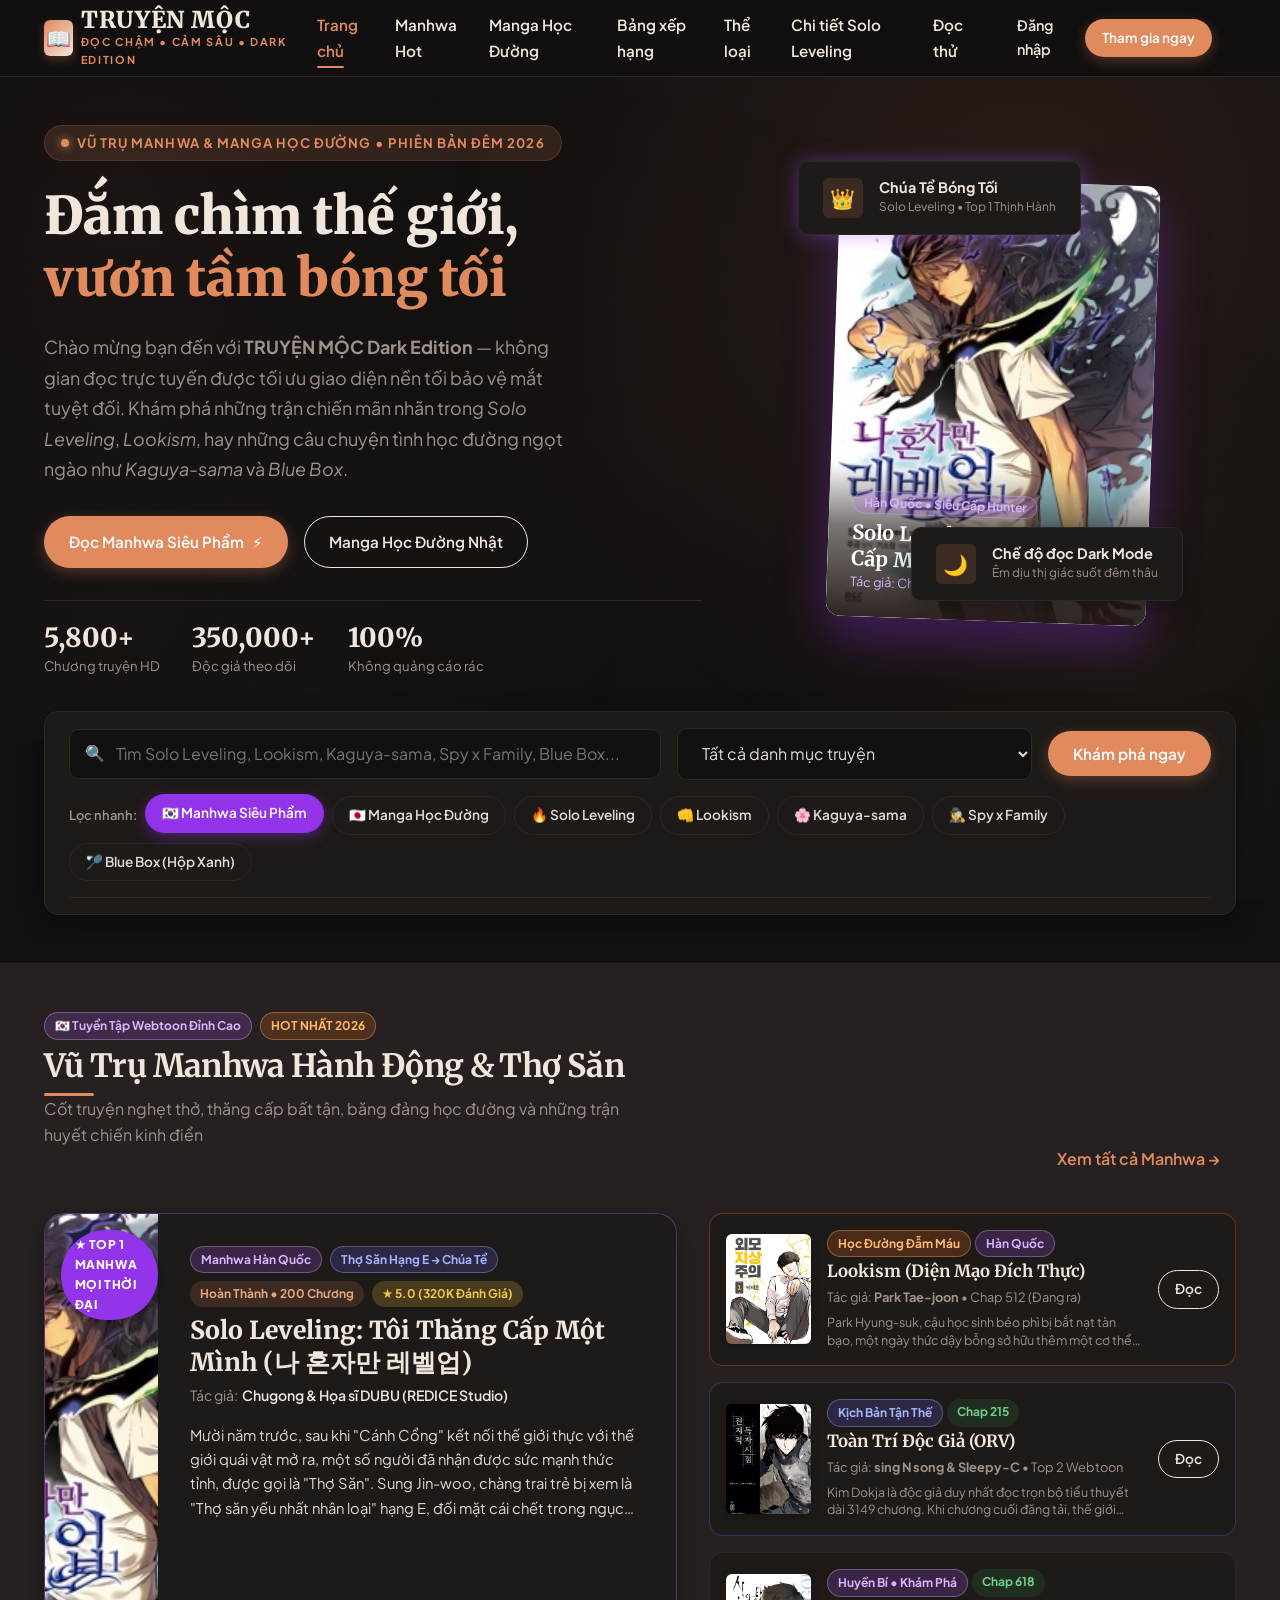
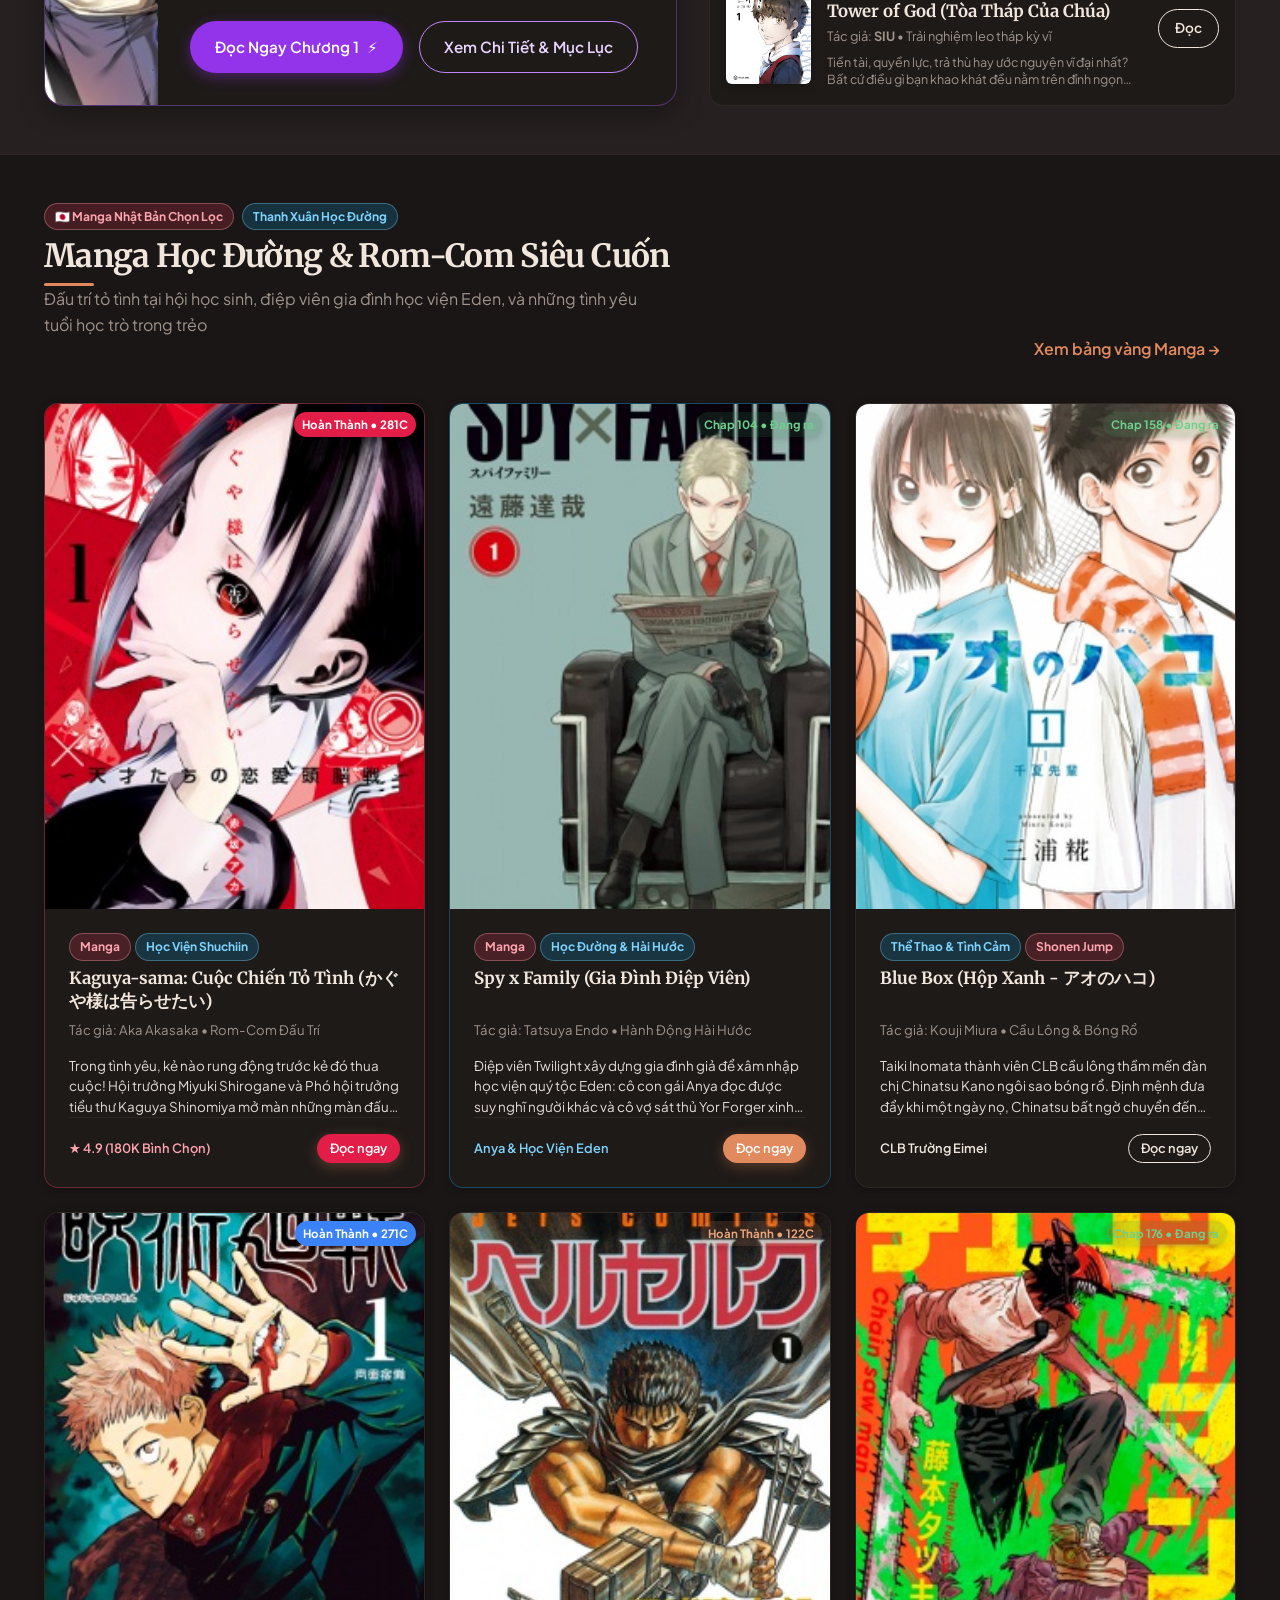
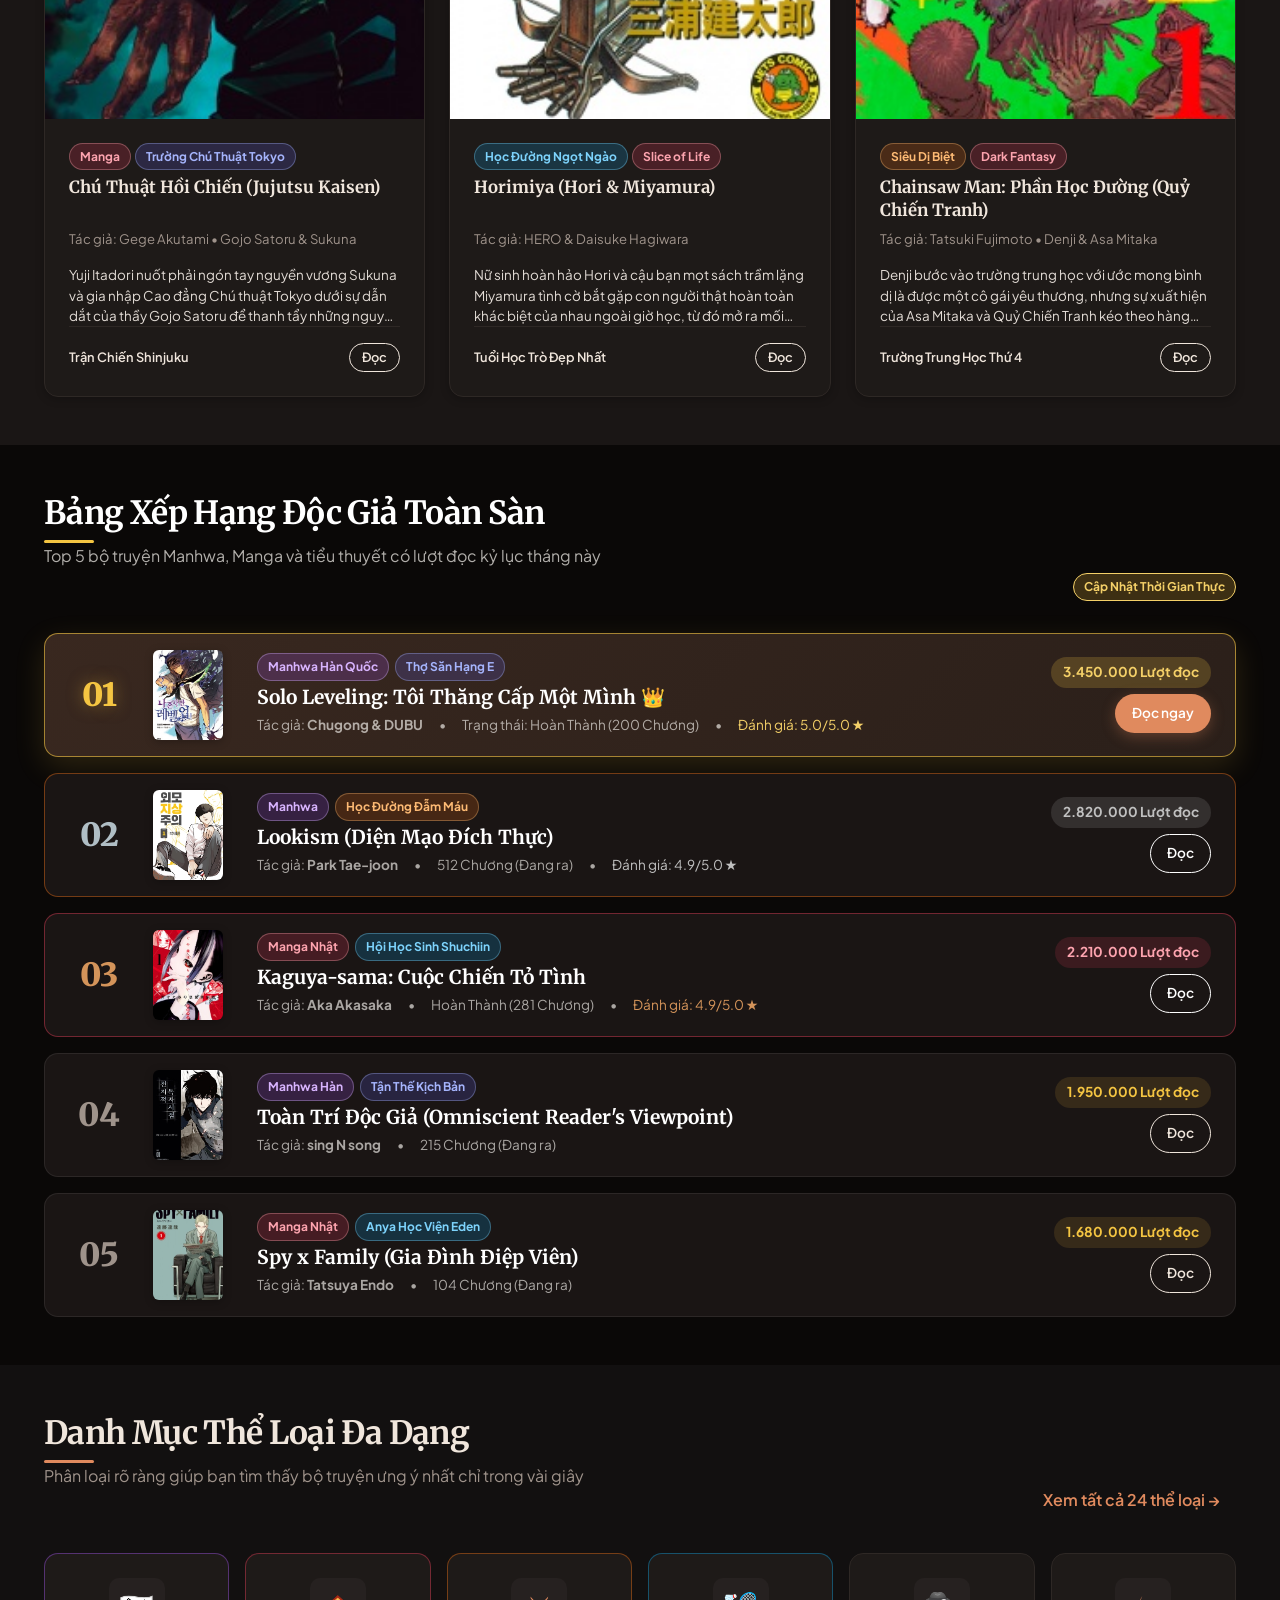
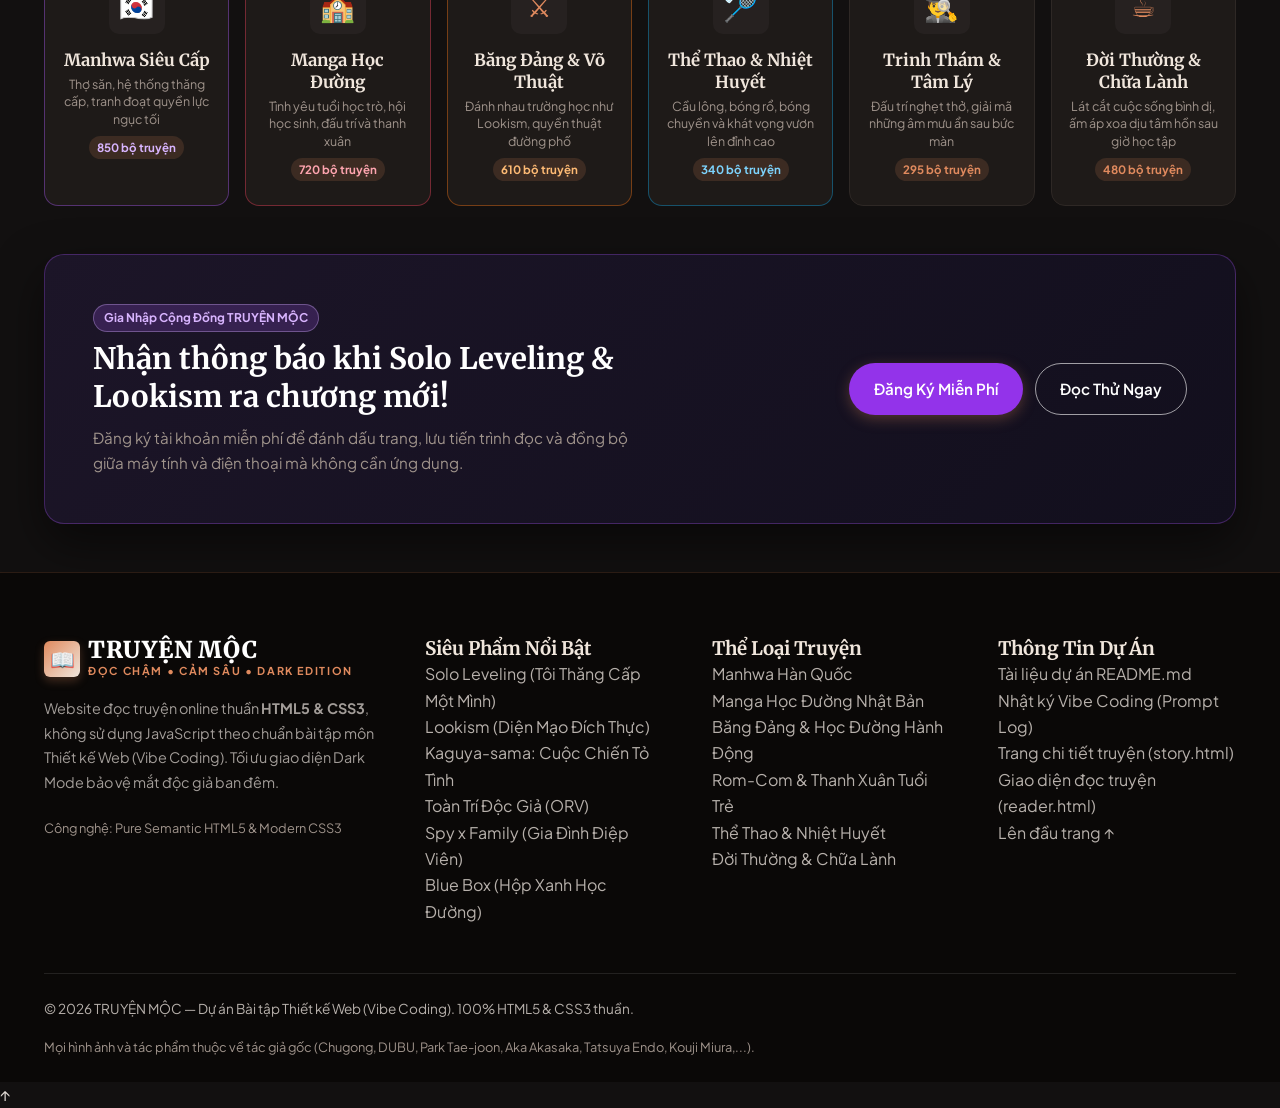
<file: index.html>
<!DOCTYPE html>
<html lang="vi">
<head>
  <meta charset="UTF-8">
  <meta name="viewport" content="width=device-width, initial-scale=1.0">
  <title>TRUYỆN MỘC | Vũ Trụ Manhwa, Manga Học Đường & Tiểu Thuyết Online (Dark Mode)</title>
  
  <!-- Meta SEO chuẩn quốc tế -->
  <meta name="description" content="TRUYỆN MỘC - Không gian đọc truyện online phong cách Dark Mode hiện đại. Tổng hợp các siêu phẩm Manhwa Hàn Quốc (Solo Leveling, Lookism), Manga học đường Nhật Bản (Kaguya-sama, Spy x Family, Blue Box) và văn học chọn lọc. 100% HTML5 & CSS3 thuần.">
  <meta name="keywords" content="đọc truyện online, truyện mộc, solo leveling, lookism, kaguya sama, manga hoc duong, manhwa han quoc, truyen tranh dark mode">
  <meta name="author" content="TRUYỆN MỘC Team - Bài tập Thiết kế Web Vibe Coding">
  
  <!-- Thư viện CSS bên ngoài Animate.css (Hợp lệ quy định: chỉ dùng CDN CSS, KHÔNG dùng JavaScript) -->
  <link rel="stylesheet" href="https://cdnjs.cloudflare.com/ajax/libs/animate.css/4.1.1/animate.min.css">
  
  <!-- File CSS chính thuần CSS3 -->
  <link rel="stylesheet" href="css/style.css">
  
  <link rel="icon" href="data:image/svg+xml,<svg xmlns='http://www.w3.org/2000/svg' viewBox='0 0 24 24' fill='%23E08A5E'><path d='M19 2H6c-1.2 0-2 .8-2 2v16c0 1.2.8 2 2 2h13c.6 0 1-.4 1-1V3c0-.6-.4-1-1-1zm-1 18H6c-.6 0-1-.4-1-1V5c.3-.6.6-.8 1-.8h12v15.8z'/></svg>">
</head>
<body>

  <!-- Checkbox ẩn điều khiển Mobile Menu (Kỹ thuật CSS-Only Hamburger, Tuyệt đối KHÔNG dùng JS) -->
  <input type="checkbox" id="mobile-menu-toggle" class="nav-toggle-input" aria-label="Đóng mở menu di động">

  <!-- ========================================================================
       1. HEADER & THANH ĐIỀU HƯỚNG (<header> và <nav>)
       ======================================================================== -->
  <header class="site-header" id="top">
    <div class="container header-container">
      
      <!-- Logo Thương hiệu TRUYỆN MỘC -->
      <a href="index.html" class="logo" aria-label="Về trang chủ TRUYỆN MỘC">
        <span class="logo-icon" aria-hidden="true">📖</span>
        <div class="logo-text">
          <span class="logo-title">TRUYỆN MỘC</span>
          <span class="logo-tagline">Đọc Chậm • Cảm Sâu • Dark Edition</span>
        </div>
      </a>

      <!-- Thanh điều hướng chính -->
      <nav class="main-nav" aria-label="Điều hướng chính của trang web">
        <ul class="nav-list">
          <li><a href="index.html" class="nav-link active">Trang chủ</a></li>
          <li><a href="#manhwa-section" class="nav-link">Manhwa Hot</a></li>
          <li><a href="#manga-school" class="nav-link">Manga Học Đường</a></li>
          <li><a href="#bang-xep-hang" class="nav-link">Bảng xếp hạng</a></li>
          <li><a href="#the-loai" class="nav-link">Thể loại</a></li>
          <li><a href="story.html" class="nav-link">Chi tiết Solo Leveling</a></li>
          <li><a href="reader.html" class="nav-link">Đọc thử</a></li>
        </ul>
      </nav>

      <!-- Nhóm nút hành động người dùng -->
      <div class="header-actions">
        <a href="#auth-login" class="header-login">Đăng nhập</a>
        <a href="#auth-register" class="btn btn-primary btn-sm">Tham gia ngay</a>
      </div>

      <!-- Nút Hamburger hiển thị trên Mobile (Kết nối với checkbox qua label for) -->
      <label for="mobile-menu-toggle" class="mobile-hamburger-btn" aria-label="Mở thanh điều hướng">
        <span class="hamburger-bar"></span>
        <span class="hamburger-bar"></span>
        <span class="hamburger-bar"></span>
      </label>

    </div>
  </header>

  <!-- ========================================================================
       NỘI DUNG CHÍNH TRANG WEB (<main>)
       ======================================================================== -->
  <main id="main-content">

    <!-- ======================================================================
         2. HERO SECTION (<section class="hero-section">) - DARK MODE THEME
         ====================================================================== -->
    <section class="hero-section" aria-labelledby="hero-heading">
      <div class="container hero-grid">
        
        <!-- Nội dung giới thiệu Hero -->
        <div class="hero-content animate__animated animate__fadeInUp">
          <div class="hero-badge">
            <span class="hero-badge-dot" aria-hidden="true"></span>
            <span>Vũ trụ Manhwa & Manga Học Đường • Phiên Bản Đêm 2026</span>
          </div>
          
          <h1 id="hero-heading" class="hero-title">
            Đắm chìm thế giới,<br>
            <span class="hero-title-highlight">vươn tầm bóng tối</span>
          </h1>
          
          <p class="hero-desc">
            Chào mừng bạn đến với <strong>TRUYỆN MỘC Dark Edition</strong> — không gian đọc trực tuyến được tối ưu giao diện nền tối bảo vệ mắt tuyệt đối. Khám phá những trận chiến mãn nhãn trong <em>Solo Leveling</em>, <em>Lookism</em>, hay những câu chuyện tình học đường ngọt ngào như <em>Kaguya-sama</em> và <em>Blue Box</em>.
          </p>
          
          <div class="hero-actions">
            <a href="#manhwa-section" class="btn btn-primary">
              <span>Đọc Manhwa Siêu Phẩm</span>
              <span aria-hidden="true">⚡</span>
            </a>
            <a href="#manga-school" class="btn btn-secondary">
              <span>Manga Học Đường Nhật</span>
            </a>
          </div>

          <!-- Thống kê minh họa nền tảng -->
          <div class="hero-stats">
            <div class="stat-item">
              <span class="stat-number">5,800+</span>
              <span class="stat-label">Chương truyện HD</span>
            </div>
            <div class="stat-item">
              <span class="stat-number">350,000+</span>
              <span class="stat-label">Độc giả theo dõi</span>
            </div>
            <div class="stat-item">
              <span class="stat-number">100%</span>
              <span class="stat-label">Không quảng cáo rác</span>
            </div>
          </div>
        </div>

        <!-- Minh họa sách 3D & Card trang trí (Solo Leveling Spotlight) -->
        <div class="hero-visual" aria-hidden="true">
          <div class="hero-card-stack">
            
            <!-- Floating Badge trên -->
            <div class="hero-floating-card floating-card-top glow-purple">
              <div class="floating-icon">👑</div>
              <div>
                <p class="floating-text-title">Chúa Tể Bóng Tối</p>
                <p class="floating-text-sub">Solo Leveling • Top 1 Thịnh Hành</p>
              </div>
            </div>

            <!-- Khối Bìa sách 3D nổi bật: Solo Leveling -->
            <div class="hero-book-cover" style="box-shadow: 0 20px 50px rgba(147, 51, 234, 0.35);">
              <img src="images/solo_leveling.jpg" 
                   alt="Bìa truyện Solo Leveling - Tôi Thăng Cấp Một Mình"
                   width="320" height="440" loading="eager">
              <div class="hero-book-overlay">
                <span class="tag-badge tag-manhwa">Hàn Quốc • Siêu Cấp Hunter</span>
                <h3 style="color:#FFF; font-size:1.25rem; margin-top:6px;">Solo Leveling (Tôi Thăng Cấp Một Mình)</h3>
                <p style="font-size:0.8rem; color:#D8B4FE;">Tác giả: Chugong & DUBU • Hoàn thành</p>
              </div>
            </div>

            <!-- Floating Badge dưới -->
            <div class="hero-floating-card floating-card-bottom">
              <div class="floating-icon">🌙</div>
              <div>
                <p class="floating-text-title">Chế độ đọc Dark Mode</p>
                <p class="floating-text-sub">Êm dịu thị giác suốt đêm thâu</p>
              </div>
            </div>

          </div>
        </div>

      </div>
    </section>

    <!-- ======================================================================
         3. THANH TÌM KIẾM & BỘ LỌC THỂ LOẠI NHANH
         ====================================================================== -->
    <section class="search-section" aria-label="Tìm kiếm truyện tranh">
      <div class="container">
        <div class="search-box">
          <form action="#tim-kiem" method="GET" class="search-form" role="search">
            
            <div class="search-input-group">
              <span class="search-input-icon" aria-hidden="true">🔍</span>
              <label for="search-input-field" class="visually-hidden" style="position:absolute; width:1px; height:1px; overflow:hidden;">Tìm kiếm</label>
              <input type="search" 
                     id="search-input-field" 
                     name="q" 
                     class="search-input" 
                     placeholder="Tìm Solo Leveling, Lookism, Kaguya-sama, Spy x Family, Blue Box..." 
                     required>
            </div>

            <div>
              <label for="search-genre-field" class="visually-hidden" style="position:absolute; width:1px; height:1px; overflow:hidden;">Chọn thể loại</label>
              <select id="search-genre-field" name="genre" class="search-select">
                <option value="">Tất cả danh mục truyện</option>
                <option value="manhwa">Manhwa Hàn Quốc (Action, Hunter)</option>
                <option value="manga-school">Manga Học Đường Nhật Bản</option>
                <option value="action">Hành Động - Băng Đảng Học Đường</option>
                <option value="romcom">Rom-Com - Tình Cảm Tuổi Trẻ</option>
                <option value="sports">Thể Thao Học Sinh (Cầu Lông, Bóng Rổ)</option>
                <option value="fantasy">Huyền Huyễn - Ma Pháp - Trùng Sinh</option>
              </select>
            </div>

            <button type="submit" class="btn btn-primary">
              <span>Khám phá ngay</span>
            </button>

          </form>

          <!-- Thanh nút lọc thể loại nhanh -->
          <div class="genre-filter-bar" style="margin-top: var(--space-3); margin-bottom: 0;">
            <span style="font-size:0.8rem; color:var(--text-muted); font-weight:600;">Lọc nhanh:</span>
            <a href="#manhwa-section" class="genre-pill genre-pill-purple active">🇰🇷 Manhwa Siêu Phẩm</a>
            <a href="#manga-school" class="genre-pill genre-pill-red">🇯🇵 Manga Học Đường</a>
            <a href="#truyen-noi-bat" class="genre-pill">🔥 Solo Leveling</a>
            <a href="#manhwa-section" class="genre-pill">👊 Lookism</a>
            <a href="#manga-school" class="genre-pill">🌸 Kaguya-sama</a>
            <a href="#manga-school" class="genre-pill">🕵️ Spy x Family</a>
            <a href="#manga-school" class="genre-pill">🏸 Blue Box (Hộp Xanh)</a>
          </div>

        </div>
      </div>
    </section>

    <!-- ======================================================================
         4. SECTION ĐẶC BIỆT: 🔥 VŨ TRỤ MANHWA HÀN QUỐC (SOLO LEVELING, LOOKISM,...)
         ====================================================================== -->
    <section class="featured-section" id="manhwa-section" aria-labelledby="manhwa-heading">
      <div class="container">
        
        <div class="section-header">
          <div>
            <div style="display:flex; align-items:center; gap:8px; margin-bottom:6px;">
              <span class="tag-badge tag-manhwa">🇰🇷 Tuyển Tập Webtoon Đỉnh Cao</span>
              <span class="tag-badge tag-hot">HOT NHẤT 2026</span>
            </div>
            <h2 id="manhwa-heading" class="section-title">Vũ Trụ Manhwa Hành Động & Thợ Săn</h2>
            <p class="section-desc">Cốt truyện nghẹt thở, thăng cấp bất tận, băng đảng học đường và những trận huyết chiến kinh điển</p>
          </div>
          <a href="story.html" class="view-all-link">Xem tất cả Manhwa →</a>
        </div>

        <!-- BỐ CỤC ĐIỂM NHẤN MANHWA: 1 HERO SPOTLIGHT + 3 CARDS BÊN CẠNH -->
        <div class="featured-layout">
          
          <!-- SPOTLIGHT 1: SOLO LEVELING (TÔI THĂNG CẤP MỘT MÌNH) -->
          <article class="featured-main" style="border-color: rgba(168, 85, 247, 0.4);">
            <div class="featured-main-cover">
              <img src="images/solo_leveling.jpg" 
                   alt="Solo Leveling - Tôi Thăng Cấp Một Mình" 
                   loading="lazy">
              <span class="featured-badge-highlight" style="background:#9333EA; color:#FFF;">★ Top 1 Manhwa Mọi Thời Đại</span>
            </div>

            <div class="featured-main-body">
              <div>
                <div class="story-meta-tags">
                  <span class="tag-badge tag-manhwa">Manhwa Hàn Quốc</span>
                  <span class="tag-badge tag-hunter">Thợ Săn Hạng E → Chúa Tể</span>
                  <span class="tag-badge tag-status-completed">Hoàn Thành • 200 Chương</span>
                  <span class="tag-badge" style="background:rgba(244, 197, 66, 0.2); color:#F4C542;">★ 5.0 (320K Đánh Giá)</span>
                </div>

                <h3 class="story-title">
                  <a href="story.html">Solo Leveling: Tôi Thăng Cấp Một Mình (나 혼자만 레벨업)</a>
                </h3>

                <p class="story-author">
                  <span>Tác giả:</span>
                  <span class="story-author-name">Chugong & Họa sĩ DUBU (REDICE Studio)</span>
                </p>

                <p class="story-excerpt">
                  Mười năm trước, sau khi "Cánh Cổng" kết nối thế giới thực với thế giới quái vật mở ra, một số người đã nhận được sức mạnh thức tỉnh, được gọi là "Thợ Săn". Sung Jin-woo, chàng trai trẻ bị xem là "Thợ săn yếu nhất nhân loại" hạng E, đối mặt cái chết trong ngục tối kép bí ẩn. Nhưng trước ngưỡng cửa tử thần, một bảng nhiệm vụ bí ẩn chỉ mình cậu nhìn thấy đã hiện lên: <em>"Chúc mừng người chơi, bạn đã nhận quyền thăng cấp không giới hạn!"</em>
                </p>
              </div>

              <div class="story-card-actions">
                <a href="reader.html" class="btn btn-primary" style="background:#9333EA; box-shadow:0 4px 14px rgba(147,51,234,0.4);">
                  <span>Đọc Ngay Chương 1</span>
                  <span aria-hidden="true">⚡</span>
                </a>
                <a href="story.html" class="btn btn-secondary" style="border-color:#C084FC; color:#E9D5FF;">
                  <span>Xem Chi Tiết & Mục Lục</span>
                </a>
              </div>
            </div>
          </article>

          <!-- 3 BỘ MANHWA ĐÌNH ĐÁM KÈM THEO: LOOKISM, TOÀN TRÍ ĐỘC GIẢ, TOWER OF GOD -->
          <div class="featured-sub-list">
            
            <!-- Manhwa 1: Lookism (Diện Mạo Đích Thực) -->
            <article class="featured-sub-card" style="border-color: rgba(249, 115, 22, 0.3);">
              <div class="featured-sub-cover">
                <img src="images/lookism.jpg" 
                     alt="Lookism - Diện Mạo Đích Thực" loading="lazy">
              </div>
              <div class="featured-sub-info">
                <div style="display:flex; gap:4px; margin-bottom:4px;">
                  <span class="tag-badge tag-hot">Học Đường Đẫm Máu</span>
                  <span class="tag-badge tag-manhwa">Hàn Quốc</span>
                </div>
                <h4 class="featured-sub-title">
                  <a href="story.html">Lookism (Diện Mạo Đích Thực)</a>
                </h4>
                <p class="featured-sub-meta">Tác giả: <strong>Park Tae-joon</strong> • Chap 512 (Đang ra)</p>
                <p style="font-size:0.78rem; color:var(--text-muted); line-height:1.4; display:-webkit-box; -webkit-line-clamp:2; -webkit-box-orient:vertical; overflow:hidden;">
                  Park Hyung-suk, cậu học sinh béo phì bị bắt nạt tàn bạo, một ngày thức dậy bỗng sở hữu thêm một cơ thể hoàn mỹ tuyệt đối cùng sức mạnh võ thuật đỉnh cao!
                </p>
              </div>
              <a href="reader.html" class="btn btn-secondary btn-sm" aria-label="Đọc Lookism">Đọc</a>
            </article>

            <!-- Manhwa 2: Omniscient Reader's Viewpoint (Toàn Trí Độc Giả) -->
            <article class="featured-sub-card" style="border-color: rgba(99, 102, 241, 0.3);">
              <div class="featured-sub-cover">
                <img src="images/omniscient_reader.jpg" 
                     alt="Toàn Trí Độc Giả - Omniscient Reader" loading="lazy">
              </div>
              <div class="featured-sub-info">
                <div style="display:flex; gap:4px; margin-bottom:4px;">
                  <span class="tag-badge tag-hunter">Kịch Bản Tận Thế</span>
                  <span class="tag-badge tag-status-ongoing">Chap 215</span>
                </div>
                <h4 class="featured-sub-title">
                  <a href="story.html">Toàn Trí Độc Giả (ORV)</a>
                </h4>
                <p class="featured-sub-meta">Tác giả: <strong>sing N song & Sleepy-C</strong> • Top 2 Webtoon</p>
                <p style="font-size:0.78rem; color:var(--text-muted); line-height:1.4; display:-webkit-box; -webkit-line-clamp:2; -webkit-box-orient:vertical; overflow:hidden;">
                  Kim Dokja là độc giả duy nhất đọc trọn bộ tiểu thuyết dài 3149 chương. Khi chương cuối đăng tải, thế giới thực biến thành chính câu chuyện ngày tận thế ấy!
                </p>
              </div>
              <a href="reader.html" class="btn btn-secondary btn-sm" aria-label="Đọc Toàn Trí Độc Giả">Đọc</a>
            </article>

            <!-- Manhwa 3: Tower of God (Tòa Tháp Của Chúa) -->
            <article class="featured-sub-card">
              <div class="featured-sub-cover">
                <img src="images/tower_of_god.jpg" 
                     alt="Tower of God - Tòa Tháp Của Chúa" loading="lazy">
              </div>
              <div class="featured-sub-info">
                <div style="display:flex; gap:4px; margin-bottom:4px;">
                  <span class="tag-badge tag-manhwa">Huyền Bí • Khám Phá</span>
                  <span class="tag-badge tag-status-ongoing">Chap 618</span>
                </div>
                <h4 class="featured-sub-title">
                  <a href="story.html">Tower of God (Tòa Tháp Của Chúa)</a>
                </h4>
                <p class="featured-sub-meta">Tác giả: <strong>SIU</strong> • Trải nghiệm leo tháp kỳ vĩ</p>
                <p style="font-size:0.78rem; color:var(--text-muted); line-height:1.4; display:-webkit-box; -webkit-line-clamp:2; -webkit-box-orient:vertical; overflow:hidden;">
                  Tiền tài, quyền lực, trả thù hay ước nguyện vĩ đại nhất? Bất cứ điều gì bạn khao khát đều nằm trên đỉnh ngọn tháp thần bí.
                </p>
              </div>
              <a href="reader.html" class="btn btn-secondary btn-sm" aria-label="Đọc Tower of God">Đọc</a>
            </article>

          </div>

        </div>

      </div>
    </section>

    <!-- ======================================================================
         5. SECTION ĐẶC BIỆT: 🏫 MANGA THANH XUÂN & HỌC ĐƯỜNG NHẬT BẢN
         ====================================================================== -->
    <section class="latest-section" id="manga-school" aria-labelledby="manga-heading" style="background-color: var(--bg-soft);">
      <div class="container">
        
        <div class="section-header">
          <div>
            <div style="display:flex; align-items:center; gap:8px; margin-bottom:6px;">
              <span class="tag-badge tag-manga">🇯🇵 Manga Nhật Bản Chọn Lọc</span>
              <span class="tag-badge tag-school">Thanh Xuân Học Đường</span>
            </div>
            <h2 id="manga-heading" class="section-title">Manga Học Đường & Rom-Com Siêu Cuốn</h2>
            <p class="section-desc">Đấu trí tỏ tình tại hội học sinh, điệp viên gia đình học viện Eden, và những tình yêu tuổi học trò trong trẻo</p>
          </div>
          <a href="#manga-school" class="view-all-link">Xem bảng vàng Manga →</a>
        </div>

        <!-- LƯỚI 6 TRUYỆN MANGA HỌC ĐƯỜNG TIÊU BIỂU -->
        <div class="story-grid" style="grid-template-columns: repeat(3, 1fr);">
          
          <!-- Manga 1: Kaguya-sama: Love Is War (Cuộc Chiến Tỏ Tình) -->
          <article class="book-card" style="border-color: rgba(244, 63, 94, 0.35);">
            <div class="book-card-cover-wrap">
              <img src="images/kaguya_sama.jpg" 
                   alt="Kaguya-sama: Love is War" class="book-card-cover" loading="lazy">
              <span class="book-card-badge tag-status-completed" style="background:#E11D48; color:#FFF;">Hoàn Thành • 281C</span>
            </div>
            <div class="book-card-body">
              <div>
                <div style="display:flex; gap:4px; margin-bottom:6px;">
                  <span class="tag-badge tag-manga">Manga</span>
                  <span class="tag-badge tag-school">Học Viện Shuchiin</span>
                </div>
                <h3 class="book-card-title">
                  <a href="story.html">Kaguya-sama: Cuộc Chiến Tỏ Tình (かぐや様は告らせたい)</a>
                </h3>
                <p class="book-card-author">Tác giả: Aka Akasaka • Rom-Com Đấu Trí</p>
                <p style="font-size:0.84rem; color:var(--text-color); margin-top:6px; line-height:1.5; display:-webkit-box; -webkit-line-clamp:3; -webkit-box-orient:vertical; overflow:hidden;">
                  Trong tình yêu, kẻ nào rung động trước kẻ đó thua cuộc! Hội trưởng Miyuki Shirogane và Phó hội trưởng tiểu thư Kaguya Shinomiya mở màn những màn đấu trí đỉnh cao khiến người kia phải ngỏ lời tỏ tình.
                </p>
              </div>
              <div class="book-card-footer">
                <span class="book-card-chapter" style="color:#FDA4AF;">★ 4.9 (180K Bình Chọn)</span>
                <a href="reader.html" class="btn btn-primary btn-sm" style="background:#E11D48; padding:3px 12px; font-size:0.8rem;">Đọc ngay</a>
              </div>
            </div>
          </article>

          <!-- Manga 2: Spy x Family (Gia Đình Điệp Viên - Học Viện Eden) -->
          <article class="book-card" style="border-color: rgba(14, 165, 233, 0.35);">
            <div class="book-card-cover-wrap">
              <img src="images/spy_x_family.jpg" 
                   alt="Spy x Family" class="book-card-cover" loading="lazy">
              <span class="book-card-badge tag-status-ongoing">Chap 104 • Đang ra</span>
            </div>
            <div class="book-card-body">
              <div>
                <div style="display:flex; gap:4px; margin-bottom:6px;">
                  <span class="tag-badge tag-manga">Manga</span>
                  <span class="tag-badge tag-school">Học Đường & Hài Hước</span>
                </div>
                <h3 class="book-card-title">
                  <a href="story.html">Spy x Family (Gia Đình Điệp Viên)</a>
                </h3>
                <p class="book-card-author">Tác giả: Tatsuya Endo • Hành Động Hài Hước</p>
                <p style="font-size:0.84rem; color:var(--text-color); margin-top:6px; line-height:1.5; display:-webkit-box; -webkit-line-clamp:3; -webkit-box-orient:vertical; overflow:hidden;">
                  Điệp viên Twilight xây dựng gia đình giả để xâm nhập học viện quý tộc Eden: cô con gái Anya đọc được suy nghĩ người khác và cô vợ sát thủ Yor Forger xinh đẹp mà chết người!
                </p>
              </div>
              <div class="book-card-footer">
                <span class="book-card-chapter" style="color:#7DD3FC;">Anya & Học Viện Eden</span>
                <a href="reader.html" class="btn btn-primary btn-sm" style="padding:3px 12px; font-size:0.8rem;">Đọc ngay</a>
              </div>
            </div>
          </article>

          <!-- Manga 3: Blue Box (Hộp Xanh - Cầu Lông & Bóng Rổ Học Đường) -->
          <article class="book-card">
            <div class="book-card-cover-wrap">
              <img src="images/blue_box.jpg" 
                   alt="Blue Box - Hộp Xanh" class="book-card-cover" loading="lazy">
              <span class="book-card-badge tag-status-ongoing">Chap 158 • Đang ra</span>
            </div>
            <div class="book-card-body">
              <div>
                <div style="display:flex; gap:4px; margin-bottom:6px;">
                  <span class="tag-badge tag-school">Thể Thao & Tình Cảm</span>
                  <span class="tag-badge tag-manga">Shonen Jump</span>
                </div>
                <h3 class="book-card-title">
                  <a href="story.html">Blue Box (Hộp Xanh - アオのハコ)</a>
                </h3>
                <p class="book-card-author">Tác giả: Kouji Miura • Cầu Lông & Bóng Rổ</p>
                <p style="font-size:0.84rem; color:var(--text-color); margin-top:6px; line-height:1.5; display:-webkit-box; -webkit-line-clamp:3; -webkit-box-orient:vertical; overflow:hidden;">
                  Taiki Inomata thành viên CLB cầu lông thầm mến đàn chị Chinatsu Kano ngôi sao bóng rổ. Định mệnh đưa đẩy khi một ngày nọ, Chinatsu bất ngờ chuyển đến sống chung dưới một mái nhà!
                </p>
              </div>
              <div class="book-card-footer">
                <span class="book-card-chapter">CLB Trường Eimei</span>
                <a href="reader.html" class="btn btn-secondary btn-sm" style="padding:3px 12px; font-size:0.8rem;">Đọc ngay</a>
              </div>
            </div>
          </article>

          <!-- Manga 4: Jujutsu Kaisen (Chú Thuật Hồi Chiến - Trường Học Chú Thuật) -->
          <article class="book-card">
            <div class="book-card-cover-wrap">
              <img src="images/jujutsu_kaisen.jpg" 
                   alt="Jujutsu Kaisen" class="book-card-cover" loading="lazy">
              <span class="book-card-badge tag-status-completed" style="background:#3B82F6; color:#FFF;">Hoàn Thành • 271C</span>
            </div>
            <div class="book-card-body">
              <div>
                <div style="display:flex; gap:4px; margin-bottom:6px;">
                  <span class="tag-badge tag-manga">Manga</span>
                  <span class="tag-badge tag-hunter">Trường Chú Thuật Tokyo</span>
                </div>
                <h3 class="book-card-title">
                  <a href="story.html">Chú Thuật Hồi Chiến (Jujutsu Kaisen)</a>
                </h3>
                <p class="book-card-author">Tác giả: Gege Akutami • Gojo Satoru & Sukuna</p>
                <p style="font-size:0.84rem; color:var(--text-color); margin-top:6px; line-height:1.5; display:-webkit-box; -webkit-line-clamp:3; -webkit-box-orient:vertical; overflow:hidden;">
                  Yuji Itadori nuốt phải ngón tay nguyền vương Sukuna và gia nhập Cao đẳng Chú thuật Tokyo dưới sự dẫn dắt của thầy Gojo Satoru để thanh tẩy những nguyền hồn tà ác nhất.
                </p>
              </div>
              <div class="book-card-footer">
                <span class="book-card-chapter">Trận Chiến Shinjuku</span>
                <a href="reader.html" class="btn btn-secondary btn-sm" style="padding:3px 12px; font-size:0.8rem;">Đọc</a>
              </div>
            </div>
          </article>

          <!-- Manga 5: Horimiya (Hori & Miyamura - Góc Khuất Tuổi Trẻ) -->
          <article class="book-card">
            <div class="book-card-cover-wrap">
              <img src="images/horimiya.jpg" 
                   alt="Horimiya" class="book-card-cover" loading="lazy">
              <span class="book-card-badge tag-status-completed">Hoàn Thành • 122C</span>
            </div>
            <div class="book-card-body">
              <div>
                <div style="display:flex; gap:4px; margin-bottom:6px;">
                  <span class="tag-badge tag-school">Học Đường Ngọt Ngào</span>
                  <span class="tag-badge tag-manga">Slice of Life</span>
                </div>
                <h3 class="book-card-title">
                  <a href="story.html">Horimiya (Hori & Miyamura)</a>
                </h3>
                <p class="book-card-author">Tác giả: HERO & Daisuke Hagiwara</p>
                <p style="font-size:0.84rem; color:var(--text-color); margin-top:6px; line-height:1.5; display:-webkit-box; -webkit-line-clamp:3; -webkit-box-orient:vertical; overflow:hidden;">
                  Nữ sinh hoàn hảo Hori và cậu bạn mọt sách trầm lặng Miyamura tình cờ bắt gặp con người thật hoàn toàn khác biệt của nhau ngoài giờ học, từ đó mở ra mối lương duyên ấm áp.
                </p>
              </div>
              <div class="book-card-footer">
                <span class="book-card-chapter">Tuổi Học Trò Đẹp Nhất</span>
                <a href="reader.html" class="btn btn-secondary btn-sm" style="padding:3px 12px; font-size:0.8rem;">Đọc</a>
              </div>
            </div>
          </article>

          <!-- Manga 6: Chainsaw Man (Người Cưa - Học Đường & Săn Quỷ) -->
          <article class="book-card">
            <div class="book-card-cover-wrap">
              <img src="images/chainsaw_man.jpg" 
                   alt="Chainsaw Man" class="book-card-cover" loading="lazy">
              <span class="book-card-badge tag-status-ongoing">Chap 176 • Đang ra</span>
            </div>
            <div class="book-card-body">
              <div>
                <div style="display:flex; gap:4px; margin-bottom:6px;">
                  <span class="tag-badge tag-hot">Siêu Dị Biệt</span>
                  <span class="tag-badge tag-manga">Dark Fantasy</span>
                </div>
                <h3 class="book-card-title">
                  <a href="story.html">Chainsaw Man: Phần Học Đường (Quỷ Chiến Tranh)</a>
                </h3>
                <p class="book-card-author">Tác giả: Tatsuki Fujimoto • Denji & Asa Mitaka</p>
                <p style="font-size:0.84rem; color:var(--text-color); margin-top:6px; line-height:1.5; display:-webkit-box; -webkit-line-clamp:3; -webkit-box-orient:vertical; overflow:hidden;">
                  Denji bước vào trường trung học với ước mong bình dị là được một cô gái yêu thương, nhưng sự xuất hiện của Asa Mitaka và Quỷ Chiến Tranh kéo theo hàng loạt biến cố điên rồ.
                </p>
              </div>
              <div class="book-card-footer">
                <span class="book-card-chapter">Trường Trung Học Thứ 4</span>
                <a href="reader.html" class="btn btn-secondary btn-sm" style="padding:3px 12px; font-size:0.8rem;">Đọc</a>
              </div>
            </div>
          </article>

        </div>

      </div>
    </section>

    <!-- ======================================================================
         6. BẢNG XẾP HẠNG (<section id="bang-xep-hang">) - TOP 5 MANHWA & MANGA
         ====================================================================== -->
    <section class="rankings-section" id="bang-xep-hang" aria-labelledby="rank-heading">
      <div class="container">
        
        <div class="section-header">
          <div>
            <h2 id="rank-heading" class="section-title">Bảng Xếp Hạng Độc Giả Toàn Sàn</h2>
            <p class="section-desc">Top 5 bộ truyện Manhwa, Manga và tiểu thuyết có lượt đọc kỷ lục tháng này</p>
          </div>
          <span class="tag-badge" style="background:rgba(212,163,56,0.25); color:#F4D068; border:1px solid #F4D068;">Cập Nhật Thời Gian Thực</span>
        </div>

        <div class="ranking-list">
          
          <!-- TOP 1 - SOLO LEVELING -->
          <article class="ranking-item ranking-item-top1" style="border: 1.5px solid rgba(244, 197, 66, 0.6); box-shadow: 0 10px 30px rgba(244, 197, 66, 0.15);">
            <div class="ranking-number ranking-number-1" aria-label="Hạng 1">01</div>
            <div class="ranking-cover">
              <img src="images/solo_leveling.jpg" 
                   alt="Solo Leveling Top 1" loading="lazy">
            </div>
            <div class="ranking-details">
              <div style="display:flex; gap:6px; margin-bottom:4px;">
                <span class="tag-badge tag-manhwa">Manhwa Hàn Quốc</span>
                <span class="tag-badge tag-hunter">Thợ Săn Hạng E</span>
              </div>
              <h3 class="ranking-title">
                <a href="story.html">Solo Leveling: Tôi Thăng Cấp Một Mình 👑</a>
              </h3>
              <p class="ranking-meta">
                <span>Tác giả: <strong>Chugong & DUBU</strong></span>
                <span>•</span>
                <span>Trạng thái: Hoàn Thành (200 Chương)</span>
                <span>•</span>
                <span style="color:#F4D068;">Đánh giá: 5.0/5.0 ★</span>
              </p>
            </div>
            <div class="ranking-reads">
              <span class="read-count-pill" style="background:rgba(244,197,66,0.2); color:#F4D068;">3.450.000 Lượt đọc</span>
              <a href="reader.html" class="btn btn-primary btn-sm">Đọc ngay</a>
            </div>
          </article>

          <!-- TOP 2 - LOOKISM -->
          <article class="ranking-item" style="border: 1px solid rgba(249, 115, 22, 0.4);">
            <div class="ranking-number ranking-number-2" aria-label="Hạng 2">02</div>
            <div class="ranking-cover">
              <img src="images/lookism.jpg" 
                   alt="Lookism Top 2" loading="lazy">
            </div>
            <div class="ranking-details">
              <div style="display:flex; gap:6px; margin-bottom:4px;">
                <span class="tag-badge tag-manhwa">Manhwa</span>
                <span class="tag-badge tag-hot">Học Đường Đẫm Máu</span>
              </div>
              <h3 class="ranking-title">
                <a href="story.html">Lookism (Diện Mạo Đích Thực)</a>
              </h3>
              <p class="ranking-meta">
                <span>Tác giả: <strong>Park Tae-joon</strong></span>
                <span>•</span>
                <span>512 Chương (Đang ra)</span>
                <span>•</span>
                <span style="color:#C0C0C0;">Đánh giá: 4.9/5.0 ★</span>
              </p>
            </div>
            <div class="ranking-reads">
              <span class="read-count-pill" style="color:#C0C0C0; background:rgba(192,192,192,0.15);">2.820.000 Lượt đọc</span>
              <a href="reader.html" class="btn btn-secondary btn-sm" style="border-color:#FFF; color:#FFF;">Đọc</a>
            </div>
          </article>

          <!-- TOP 3 - KAGUYA-SAMA -->
          <article class="ranking-item" style="border: 1px solid rgba(244, 63, 94, 0.4);">
            <div class="ranking-number ranking-number-3" aria-label="Hạng 3">03</div>
            <div class="ranking-cover">
              <img src="images/kaguya_sama.jpg" 
                   alt="Kaguya-sama Top 3" loading="lazy">
            </div>
            <div class="ranking-details">
              <div style="display:flex; gap:6px; margin-bottom:4px;">
                <span class="tag-badge tag-manga">Manga Nhật</span>
                <span class="tag-badge tag-school">Hội Học Sinh Shuchiin</span>
              </div>
              <h3 class="ranking-title">
                <a href="story.html">Kaguya-sama: Cuộc Chiến Tỏ Tình</a>
              </h3>
              <p class="ranking-meta">
                <span>Tác giả: <strong>Aka Akasaka</strong></span>
                <span>•</span>
                <span>Hoàn Thành (281 Chương)</span>
                <span>•</span>
                <span style="color:#D4945A;">Đánh giá: 4.9/5.0 ★</span>
              </p>
            </div>
            <div class="ranking-reads">
              <span class="read-count-pill" style="color:#FDA4AF; background:rgba(244,63,94,0.15);">2.210.000 Lượt đọc</span>
              <a href="reader.html" class="btn btn-secondary btn-sm" style="border-color:#FFF; color:#FFF;">Đọc</a>
            </div>
          </article>

          <!-- TOP 4 - TOÀN TRÍ ĐỘC GIẢ -->
          <article class="ranking-item">
            <div class="ranking-number" style="color:#9F938B;" aria-label="Hạng 4">04</div>
            <div class="ranking-cover">
              <img src="images/omniscient_reader.jpg" 
                   alt="Toàn Trí Độc Giả Top 4" loading="lazy">
            </div>
            <div class="ranking-details">
              <div style="display:flex; gap:6px; margin-bottom:4px;">
                <span class="tag-badge tag-manhwa">Manhwa Hàn</span>
                <span class="tag-badge tag-hunter">Tận Thế Kịch Bản</span>
              </div>
              <h3 class="ranking-title">
                <a href="story.html">Toàn Trí Độc Giả (Omniscient Reader's Viewpoint)</a>
              </h3>
              <p class="ranking-meta">
                <span>Tác giả: <strong>sing N song</strong></span>
                <span>•</span>
                <span>215 Chương (Đang ra)</span>
              </p>
            </div>
            <div class="ranking-reads">
              <span class="read-count-pill">1.950.000 Lượt đọc</span>
              <a href="reader.html" class="btn btn-secondary btn-sm">Đọc</a>
            </div>
          </article>

          <!-- TOP 5 - SPY X FAMILY -->
          <article class="ranking-item">
            <div class="ranking-number" style="color:#9F938B;" aria-label="Hạng 5">05</div>
            <div class="ranking-cover">
              <img src="images/spy_x_family.jpg" 
                   alt="Spy x Family Top 5" loading="lazy">
            </div>
            <div class="ranking-details">
              <div style="display:flex; gap:6px; margin-bottom:4px;">
                <span class="tag-badge tag-manga">Manga Nhật</span>
                <span class="tag-badge tag-school">Anya Học Viện Eden</span>
              </div>
              <h3 class="ranking-title">
                <a href="story.html">Spy x Family (Gia Đình Điệp Viên)</a>
              </h3>
              <p class="ranking-meta">
                <span>Tác giả: <strong>Tatsuya Endo</strong></span>
                <span>•</span>
                <span>104 Chương (Đang ra)</span>
              </p>
            </div>
            <div class="ranking-reads">
              <span class="read-count-pill">1.680.000 Lượt đọc</span>
              <a href="reader.html" class="btn btn-secondary btn-sm">Đọc</a>
            </div>
          </article>

        </div>

      </div>
    </section>

    <!-- ======================================================================
         7. DANH MỤC THỂ LOẠI (CSS GRID 6 CỘT)
         ====================================================================== -->
    <section class="categories-section" id="the-loai" aria-labelledby="cat-heading">
      <div class="container">
        <div class="section-header">
          <div>
            <h2 id="cat-heading" class="section-title">Danh Mục Thể Loại Đa Dạng</h2>
            <p class="section-desc">Phân loại rõ ràng giúp bạn tìm thấy bộ truyện ưng ý nhất chỉ trong vài giây</p>
          </div>
          <a href="#the-loai" class="view-all-link">Xem tất cả 24 thể loại →</a>
        </div>

        <div class="categories-grid">
          
          <!-- Thể loại 1: Manhwa Siêu Phẩm -->
          <article class="category-card" style="border-color: rgba(168, 85, 247, 0.4);">
            <div class="category-icon" aria-hidden="true">🇰🇷</div>
            <h3 class="category-name">Manhwa Siêu Cấp</h3>
            <p class="category-desc">Thợ săn, hệ thống thăng cấp, tranh đoạt quyền lực ngục tối</p>
            <span class="category-count" style="color:#D8B4FE;">850 bộ truyện</span>
          </article>

          <!-- Thể loại 2: Manga Học Đường -->
          <article class="category-card" style="border-color: rgba(244, 63, 94, 0.4);">
            <div class="category-icon" aria-hidden="true">🏫</div>
            <h3 class="category-name">Manga Học Đường</h3>
            <p class="category-desc">Tình yêu tuổi học trò, hội học sinh, đấu trí và thanh xuân</p>
            <span class="category-count" style="color:#FDA4AF;">720 bộ truyện</span>
          </article>

          <!-- Thể loại 3: Hành Động & Võ Thuật -->
          <article class="category-card" style="border-color: rgba(249, 115, 22, 0.4);">
            <div class="category-icon" aria-hidden="true">⚔️</div>
            <h3 class="category-name">Băng Đảng & Võ Thuật</h3>
            <p class="category-desc">Đánh nhau trường học như Lookism, quyền thuật đường phố</p>
            <span class="category-count" style="color:#FDBA74;">610 bộ truyện</span>
          </article>

          <!-- Thể loại 4: Thể Thao Thanh Xuân -->
          <article class="category-card" style="border-color: rgba(14, 165, 233, 0.4);">
            <div class="category-icon" aria-hidden="true">🏸</div>
            <h3 class="category-name">Thể Thao & Nhiệt Huyết</h3>
            <p class="category-desc">Cầu lông, bóng rổ, bóng chuyền và khát vọng vươn lên đỉnh cao</p>
            <span class="category-count" style="color:#7DD3FC;">340 bộ truyện</span>
          </article>

          <!-- Thể loại 5: Trinh Thám & Tâm Lý -->
          <article class="category-card">
            <div class="category-icon" aria-hidden="true">🕵️‍♂️</div>
            <h3 class="category-name">Trinh Thám & Tâm Lý</h3>
            <p class="category-desc">Đấu trí nghẹt thở, giải mã những âm mưu ẩn sau bức màn</p>
            <span class="category-count">295 bộ truyện</span>
          </article>

          <!-- Thể loại 6: Đời Thường & Chữa Lành -->
          <article class="category-card">
            <div class="category-icon" aria-hidden="true">☕</div>
            <h3 class="category-name">Đời Thường & Chữa Lành</h3>
            <p class="category-desc">Lát cắt cuộc sống bình dị, ấm áp xoa dịu tâm hồn sau giờ học tập</p>
            <span class="category-count">480 bộ truyện</span>
          </article>

        </div>
      </div>
    </section>

    <!-- ======================================================================
         8. KHỐI CTA ĐĂNG KÝ THÀNH VIÊN TRUYỆN MỘC
         ====================================================================== -->
    <section class="container" style="margin-bottom: var(--space-6);" aria-label="Kêu gọi hành động">
      <div class="cta-banner" style="background: linear-gradient(135deg, #1C1528 0%, #120F1D 100%); border: 1px solid rgba(168, 85, 247, 0.3);">
        <div class="cta-content">
          <span class="tag-badge tag-manhwa" style="margin-bottom:8px; display:inline-block;">Gia Nhập Cộng Đồng TRUYỆN MỘC</span>
          <h2 style="font-size:1.85rem; color:#FFF; margin-bottom:8px;">Nhận thông báo khi Solo Leveling & Lookism ra chương mới!</h2>
          <p style="color:var(--text-muted); font-size:0.95rem; max-width:540px;">
            Đăng ký tài khoản miễn phí để đánh dấu trang, lưu tiến trình đọc và đồng bộ giữa máy tính và điện thoại mà không cần ứng dụng.
          </p>
        </div>
        <div style="display:flex; gap:12px; flex-wrap:wrap;">
          <a href="#auth-register" class="btn btn-primary" style="background:#9333EA;">Đăng Ký Miễn Phí</a>
          <a href="reader.html" class="btn btn-outline-white">Đọc Thử Ngay</a>
        </div>
      </div>
    </section>

  </main>

  <!-- ========================================================================
       FOOTER (<footer class="site-footer">) - DARK THEME
       ======================================================================== -->
  <footer class="site-footer" id="footer" aria-labelledby="footer-heading">
    <div class="container">
      
      <h2 id="footer-heading" class="visually-hidden" style="position:absolute; width:1px; height:1px; overflow:hidden;">Thông tin chân trang TRUYỆN MỘC</h2>

      <div class="footer-grid">
        
        <!-- Cột 1: Thương hiệu & Giới thiệu -->
        <div class="footer-col footer-brand">
          <a href="index.html" class="logo" style="margin-bottom: var(--space-3);" aria-label="Về đầu trang TRUYỆN MỘC">
            <span class="logo-icon" aria-hidden="true">📖</span>
            <div class="logo-text">
              <span class="logo-title">TRUYỆN MỘC</span>
              <span class="logo-tagline">Đọc Chậm • Cảm Sâu • Dark Edition</span>
            </div>
          </a>
          <p class="footer-desc">
            Website đọc truyện online thuần <strong>HTML5 & CSS3</strong>, không sử dụng JavaScript theo chuẩn bài tập môn Thiết kế Web (Vibe Coding). Tối ưu giao diện Dark Mode bảo vệ mắt độc giả ban đêm.
          </p>
          <div style="margin-top:12px; font-size:0.8rem; color:var(--text-muted);">
            <span>Công nghệ: Pure Semantic HTML5 & Modern CSS3</span>
          </div>
        </div>

        <!-- Cột 2: Manhwa & Manga Hot -->
        <div class="footer-col">
          <h3 class="footer-title">Siêu Phẩm Nổi Bật</h3>
          <ul class="footer-links">
            <li><a href="story.html">Solo Leveling (Tôi Thăng Cấp Một Mình)</a></li>
            <li><a href="story.html">Lookism (Diện Mạo Đích Thực)</a></li>
            <li><a href="story.html">Kaguya-sama: Cuộc Chiến Tỏ Tình</a></li>
            <li><a href="story.html">Toàn Trí Độc Giả (ORV)</a></li>
            <li><a href="story.html">Spy x Family (Gia Đình Điệp Viên)</a></li>
            <li><a href="story.html">Blue Box (Hộp Xanh Học Đường)</a></li>
          </ul>
        </div>

        <!-- Cột 3: Thể loại truyện -->
        <div class="footer-col">
          <h3 class="footer-title">Thể Loại Truyện</h3>
          <ul class="footer-links">
            <li><a href="#the-loai">Manhwa Hàn Quốc</a></li>
            <li><a href="#the-loai">Manga Học Đường Nhật Bản</a></li>
            <li><a href="#the-loai">Băng Đảng & Học Đường Hành Động</a></li>
            <li><a href="#the-loai">Rom-Com & Thanh Xuân Tuổi Trẻ</a></li>
            <li><a href="#the-loai">Thể Thao & Nhiệt Huyết</a></li>
            <li><a href="#the-loai">Đời Thường & Chữa Lành</a></li>
          </ul>
        </div>

        <!-- Cột 4: Thông tin đồ án / Môn học -->
        <div class="footer-col">
          <h3 class="footer-title">Thông Tin Dự Án</h3>
          <ul class="footer-links">
            <li><a href="README.md">Tài liệu dự án README.md</a></li>
            <li><a href="PROMPT_LOG.md">Nhật ký Vibe Coding (Prompt Log)</a></li>
            <li><a href="story.html">Trang chi tiết truyện (story.html)</a></li>
            <li><a href="reader.html">Giao diện đọc truyện (reader.html)</a></li>
            <li><a href="#top">Lên đầu trang ↑</a></li>
          </ul>
        </div>

      </div>

      <!-- Dòng bản quyền cuối trang -->
      <div class="footer-bottom">
        <p>© 2026 TRUYỆN MỘC — Dự án Bài tập Thiết kế Web (Vibe Coding). 100% HTML5 & CSS3 thuần.</p>
        <p style="color:var(--text-muted); font-size:0.8rem;">
          Mọi hình ảnh và tác phẩm thuộc về tác giả gốc (Chugong, DUBU, Park Tae-joon, Aka Akasaka, Tatsuya Endo, Kouji Miura,...).
        </p>
      </div>

    </div>
  </footer>

  <!-- Nút cuộn mượt lên đầu trang bằng CSS Pure (#top) -->
  <a href="#top" class="back-to-top" aria-label="Cuộn lên đầu trang">
    <span aria-hidden="true">↑</span>
  </a>

</body>
</html>
</file>
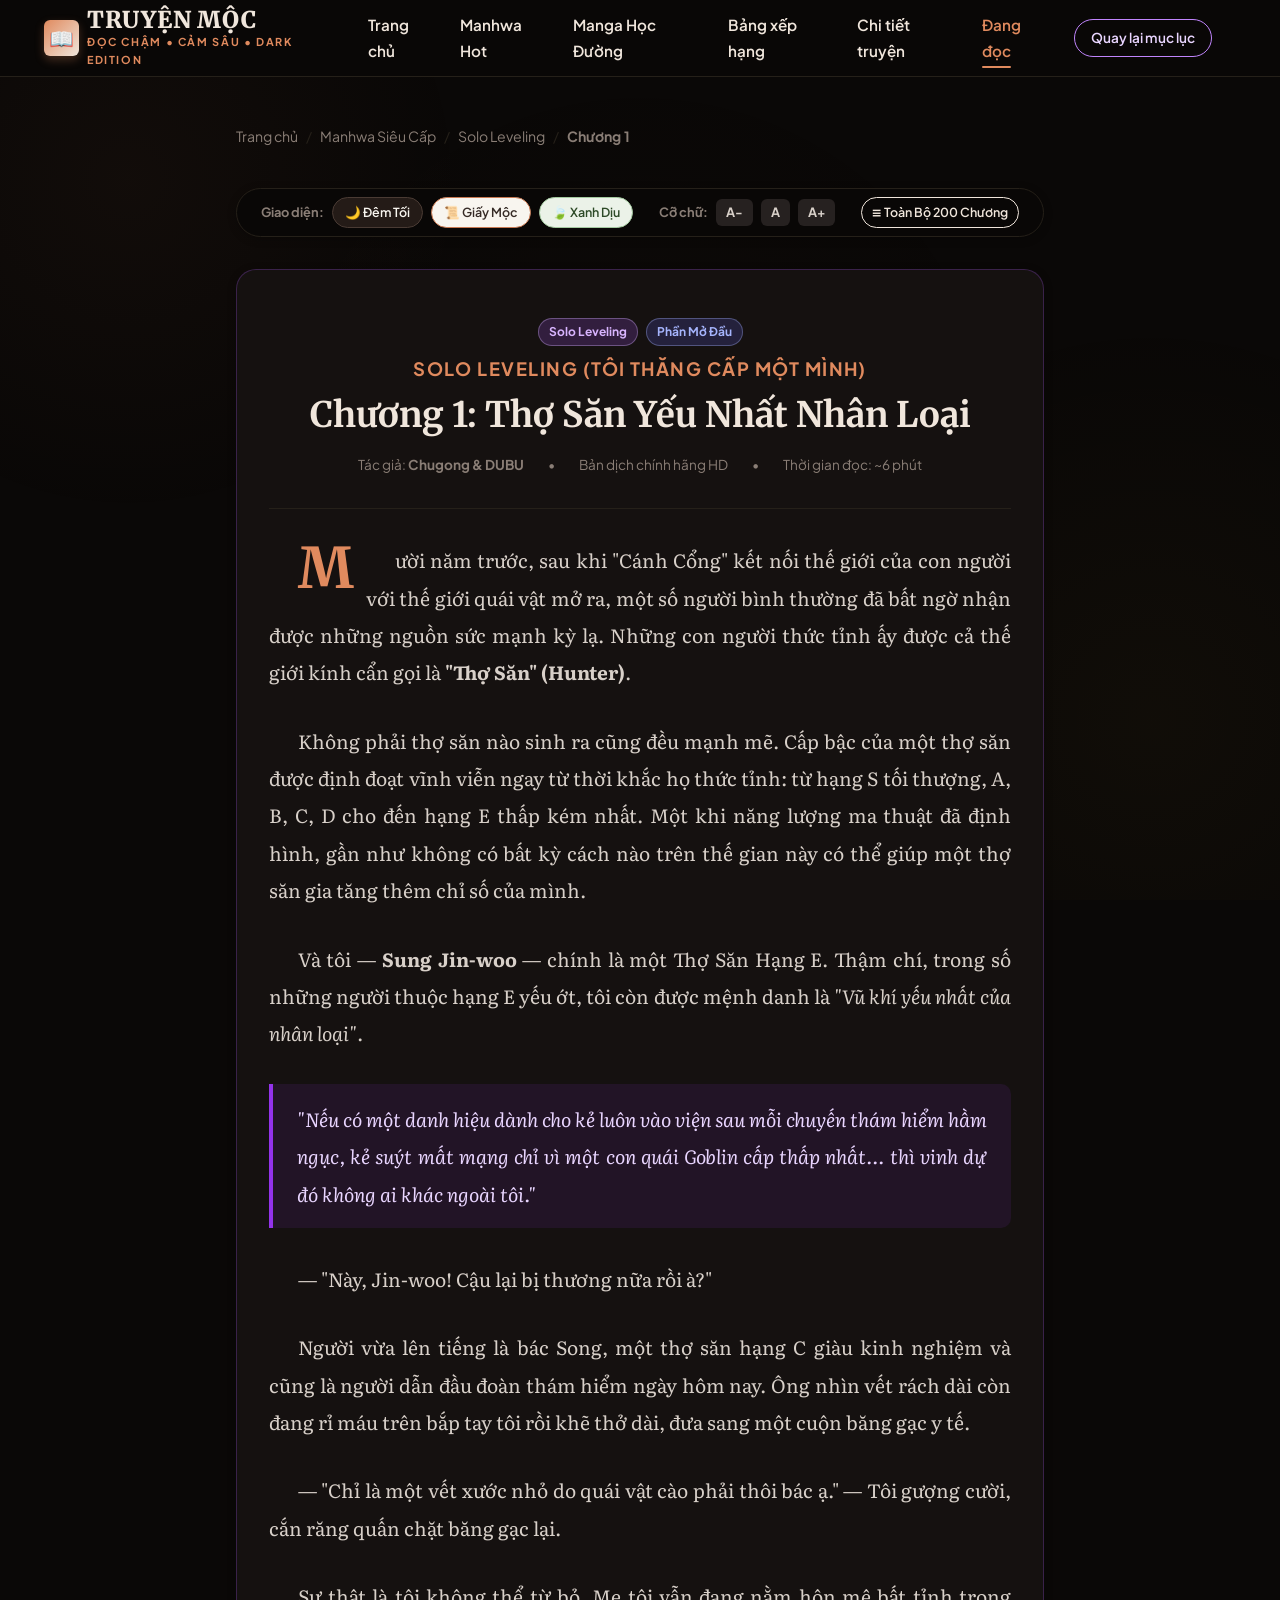
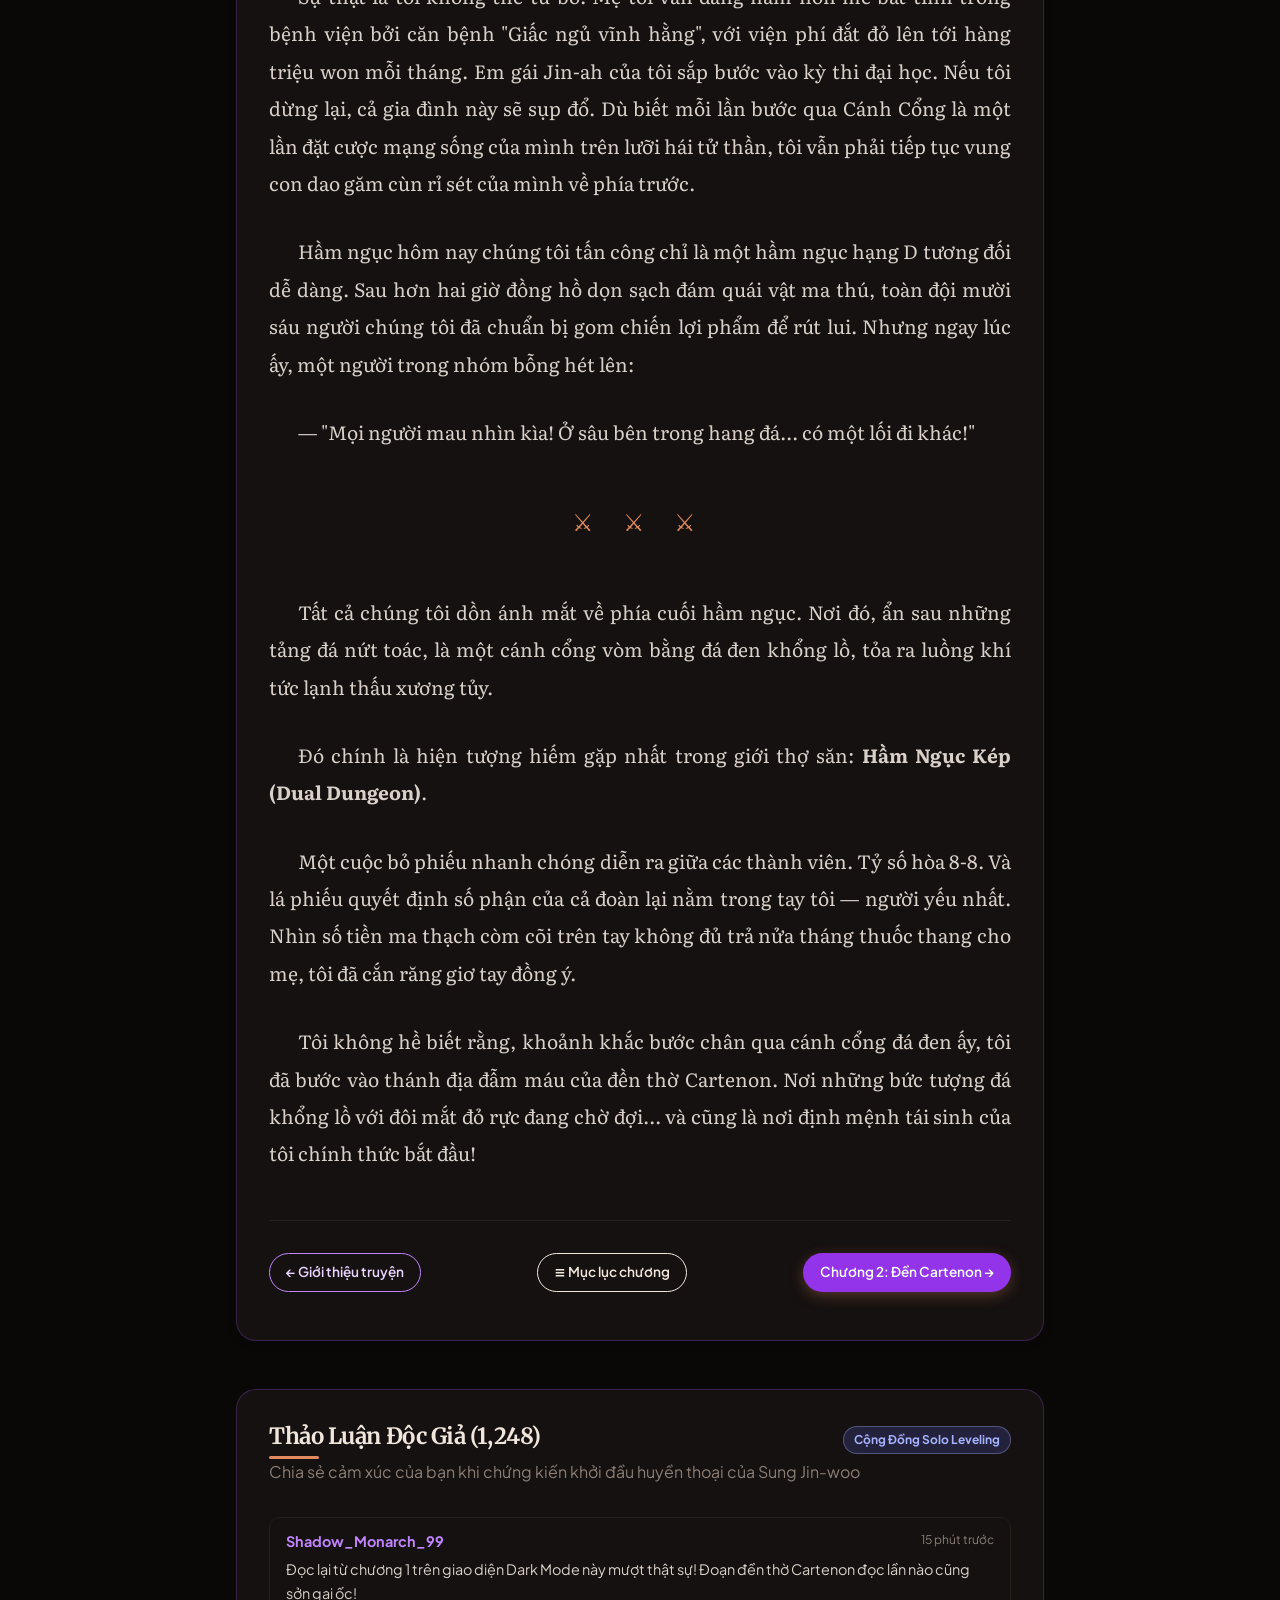
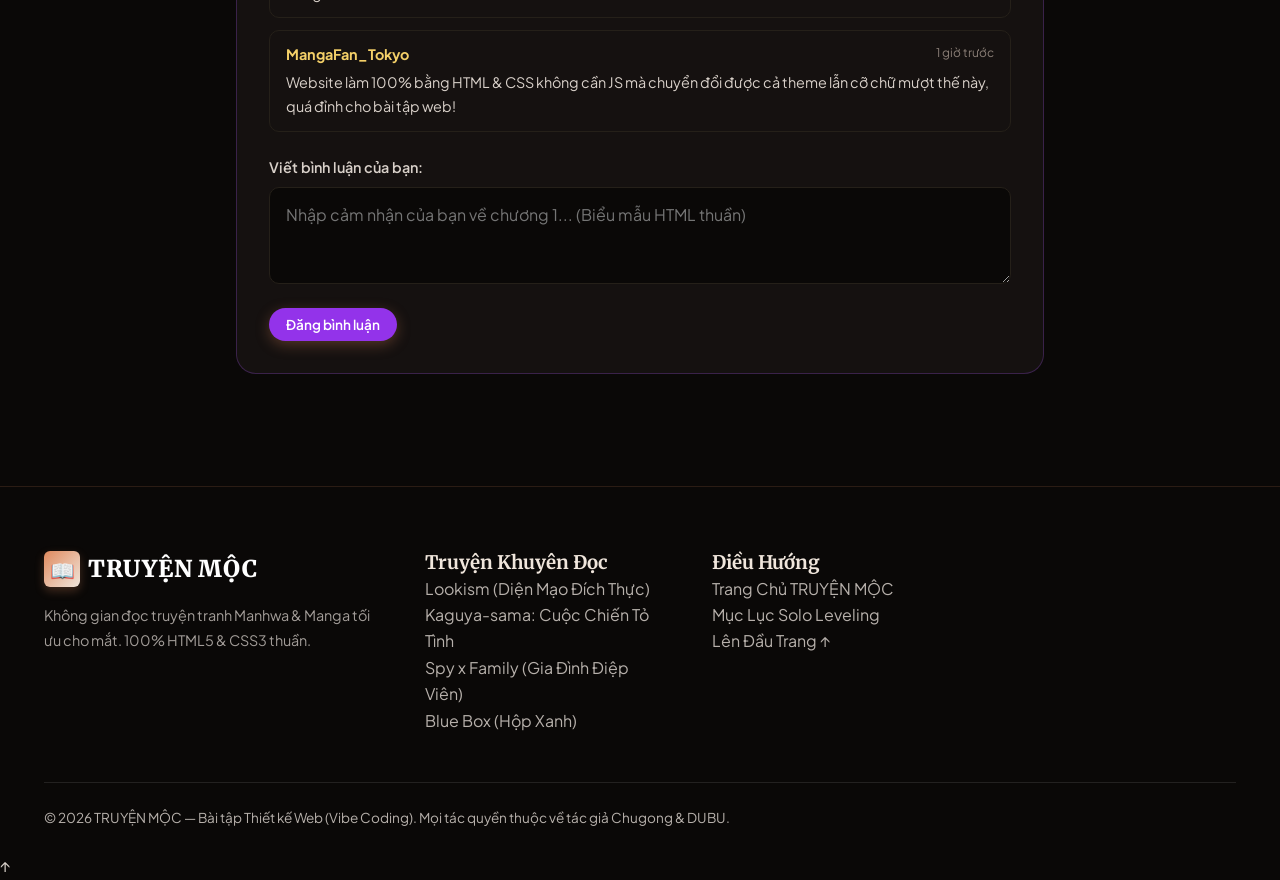
<file: reader.html>
<!DOCTYPE html>
<html lang="vi">
<head>
  <meta charset="UTF-8">
  <meta name="viewport" content="width=device-width, initial-scale=1.0">
  <title>Chương 1: Thợ Săn Yếu Nhất Nhân Loại - Solo Leveling | TRUYỆN MỘC (Dark Mode)</title>
  
  <meta name="description" content="Đọc Chương 1: Thợ Săn Yếu Nhất Nhân Loại - Solo Leveling (Tôi Thăng Cấp Một Mình) trên TRUYỆN MỘC. Trải nghiệm đọc Dark Mode mượt mà, chuyển đổi theme và cỡ chữ bằng Pure CSS.">
  <link rel="stylesheet" href="https://cdnjs.cloudflare.com/ajax/libs/animate.css/4.1.1/animate.min.css">
  <link rel="stylesheet" href="css/style.css">
  <link rel="icon" href="data:image/svg+xml,<svg xmlns='http://www.w3.org/2000/svg' viewBox='0 0 24 24' fill='%239333EA'><path d='M19 2H6c-1.2 0-2 .8-2 2v16c0 1.2.8 2 2 2h13c.6 0 1-.4 1-1V3c0-.6-.4-1-1-1zm-1 18H6c-.6 0-1-.4-1-1V5c.3-.6.6-.8 1-.8h12v15.8z'/></svg>">
</head>
<body>

  <!-- KỸ THUẬT CSS-ONLY: RADIO INPUTS ĐỔI THEME VÀ CỠ CHỮ TOÀN TRANG (KHÔNG DÙNG JS) -->
  <input type="radio" name="reader-theme" id="theme-night" class="theme-option-radio" checked>
  <input type="radio" name="reader-theme" id="theme-sepia" class="theme-option-radio">
  <input type="radio" name="reader-theme" id="theme-green" class="theme-option-radio">

  <input type="radio" name="reader-font" id="font-sm" class="font-size-radio">
  <input type="radio" name="reader-font" id="font-md" class="font-size-radio" checked>
  <input type="radio" name="reader-font" id="font-lg" class="font-size-radio">

  <!-- Checkbox ẩn điều khiển Mobile Menu (CSS-Only) -->
  <input type="checkbox" id="mobile-menu-toggle" class="nav-toggle-input" aria-label="Đóng mở menu di động">

  <!-- ========================================================================
       HEADER & THANH ĐIỀU HƯỚNG (<header>, <nav>)
       ======================================================================== -->
  <header class="site-header" id="top">
    <div class="container header-container">
      
      <a href="index.html" class="logo" aria-label="Về trang chủ TRUYỆN MỘC">
        <span class="logo-icon" aria-hidden="true">📖</span>
        <div class="logo-text">
          <span class="logo-title">TRUYỆN MỘC</span>
          <span class="logo-tagline">Đọc Chậm • Cảm Sâu • Dark Edition</span>
        </div>
      </a>

      <nav class="main-nav" aria-label="Điều hướng chính của trang web">
        <ul class="nav-list">
          <li><a href="index.html" class="nav-link">Trang chủ</a></li>
          <li><a href="index.html#manhwa-section" class="nav-link">Manhwa Hot</a></li>
          <li><a href="index.html#manga-school" class="nav-link">Manga Học Đường</a></li>
          <li><a href="index.html#bang-xep-hang" class="nav-link">Bảng xếp hạng</a></li>
          <li><a href="story.html" class="nav-link">Chi tiết truyện</a></li>
          <li><a href="reader.html" class="nav-link active">Đang đọc</a></li>
        </ul>
      </nav>

      <div class="header-actions">
        <a href="story.html" class="btn btn-secondary btn-sm" style="border-color:#C084FC; color:#E9D5FF;">Quay lại mục lục</a>
      </div>

      <label for="mobile-menu-toggle" class="mobile-hamburger-btn" aria-label="Menu di động">
        <span class="hamburger-bar"></span>
        <span class="hamburger-bar"></span>
        <span class="hamburger-bar"></span>
      </label>

    </div>
  </header>

  <!-- ========================================================================
       MAIN: KHÔNG GIAN ĐỌC TRUYỆN TẬP TRUNG (<main>)
       ======================================================================== -->
  <main class="reader-wrapper" id="main-content">
    
    <!-- Breadcrumb điều hướng -->
    <nav class="breadcrumb-nav" aria-label="Đường dẫn bài đọc" style="margin-bottom: var(--space-3);">
      <ol class="breadcrumb-list">
        <li class="breadcrumb-item"><a href="index.html">Trang chủ</a></li>
        <li class="breadcrumb-separator">/</li>
        <li class="breadcrumb-item"><a href="index.html#manhwa-section">Manhwa Siêu Cấp</a></li>
        <li class="breadcrumb-separator">/</li>
        <li class="breadcrumb-item"><a href="story.html">Solo Leveling</a></li>
        <li class="breadcrumb-separator">/</li>
        <li class="breadcrumb-item" aria-current="page"><strong>Chương 1</strong></li>
      </ol>
    </nav>

    <!-- THANH CÔNG CỤ ĐỌC TRUYỆN TĨNH (CSS-ONLY CONTROLS) -->
    <aside class="reader-toolbar" aria-label="Thanh công cụ tùy chỉnh đọc sách">
      
      <!-- Chuyển đổi Theme màu sắc bằng nhãn liên kết với radio input -->
      <div class="reader-control-group">
        <span class="reader-control-label">Giao diện:</span>
        <label for="theme-night" class="theme-pill-label pill-night" title="Chế độ ban đêm tối trầm">🌙 Đêm Tối</label>
        <label for="theme-sepia" class="theme-pill-label pill-sepia" title="Nền giấy mộc êm mắt">📜 Giấy Mộc</label>
        <label for="theme-green" class="theme-pill-label pill-green" title="Chế độ xanh bảo vệ mắt">🍃 Xanh Dịu</label>
      </div>

      <!-- Chuyển đổi Cỡ chữ bằng radio input -->
      <div class="reader-control-group">
        <span class="reader-control-label">Cỡ chữ:</span>
        <label for="font-sm" class="font-size-label" title="Cỡ chữ nhỏ (16px)">A-</label>
        <label for="font-md" class="font-size-label" title="Cỡ chữ chuẩn (18px)">A</label>
        <label for="font-lg" class="font-size-label" title="Cỡ chữ lớn (21px)">A+</label>
      </div>

      <!-- Lối tắt danh sách chương -->
      <div class="reader-control-group">
        <a href="story.html#danh-sach-chuong" class="btn btn-secondary btn-sm" style="padding:4px 10px; font-size:0.78rem;">
          ≡ Toàn Bộ 200 Chương
        </a>
      </div>

    </aside>

    <!-- NỘI DUNG CHƯƠNG TRUYỆN (<article>) -->
    <article class="reader-article animate__animated animate__fadeIn" style="border: 1px solid rgba(168, 85, 247, 0.25);">
      
      <header class="reader-header">
        <div style="display:flex; justify-content:center; gap:8px; margin-bottom:8px;">
          <span class="tag-badge tag-manhwa">Solo Leveling</span>
          <span class="tag-badge tag-hunter">Phần Mở Đầu</span>
        </div>
        <p class="reader-story-title">Solo Leveling (Tôi Thăng Cấp Một Mình)</p>
        <h1 class="reader-chapter-title">Chương 1: Thợ Săn Yếu Nhất Nhân Loại</h1>
        <div class="reader-chapter-info">
          <span>Tác giả: <strong>Chugong & DUBU</strong></span>
          <span>•</span>
          <span>Bản dịch chính hãng HD</span>
          <span>•</span>
          <span>Thời gian đọc: ~6 phút</span>
        </div>
      </header>

      <!-- Nội dung văn bản chương 1 kịch tính -->
      <div class="reader-content-body">
        
        <p class="first-paragraph">
          Mười năm trước, sau khi "Cánh Cổng" kết nối thế giới của con người với thế giới quái vật mở ra, một số người bình thường đã bất ngờ nhận được những nguồn sức mạnh kỳ lạ. Những con người thức tỉnh ấy được cả thế giới kính cẩn gọi là <strong>"Thợ Săn" (Hunter)</strong>. 
        </p>

        <p>
          Không phải thợ săn nào sinh ra cũng đều mạnh mẽ. Cấp bậc của một thợ săn được định đoạt vĩnh viễn ngay từ thời khắc họ thức tỉnh: từ hạng S tối thượng, A, B, C, D cho đến hạng E thấp kém nhất. Một khi năng lượng ma thuật đã định hình, gần như không có bất kỳ cách nào trên thế gian này có thể giúp một thợ săn gia tăng thêm chỉ số của mình.
        </p>

        <p>
          Và tôi — <strong>Sung Jin-woo</strong> — chính là một Thợ Săn Hạng E. Thậm chí, trong số những người thuộc hạng E yếu ớt, tôi còn được mệnh danh là <em>"Vũ khí yếu nhất của nhân loại"</em>.
        </p>

        <blockquote class="reader-quote" style="border-left: 4px solid #9333EA; background: rgba(147, 51, 234, 0.1); color: #E9D5FF;">
          "Nếu có một danh hiệu dành cho kẻ luôn vào viện sau mỗi chuyến thám hiểm hầm ngục, kẻ suýt mất mạng chỉ vì một con quái Goblin cấp thấp nhất... thì vinh dự đó không ai khác ngoài tôi."
        </blockquote>

        <p>
          — "Này, Jin-woo! Cậu lại bị thương nữa rồi à?"
        </p>

        <p>
          Người vừa lên tiếng là bác Song, một thợ săn hạng C giàu kinh nghiệm và cũng là người dẫn đầu đoàn thám hiểm ngày hôm nay. Ông nhìn vết rách dài còn đang rỉ máu trên bắp tay tôi rồi khẽ thở dài, đưa sang một cuộn băng gạc y tế.
        </p>

        <p>
          — "Chỉ là một vết xước nhỏ do quái vật cào phải thôi bác ạ." — Tôi gượng cười, cắn răng quấn chặt băng gạc lại. 
        </p>

        <p>
          Sự thật là tôi không thể từ bỏ. Mẹ tôi vẫn đang nằm hôn mê bất tỉnh trong bệnh viện bởi căn bệnh "Giấc ngủ vĩnh hằng", với viện phí đắt đỏ lên tới hàng triệu won mỗi tháng. Em gái Jin-ah của tôi sắp bước vào kỳ thi đại học. Nếu tôi dừng lại, cả gia đình này sẽ sụp đổ. Dù biết mỗi lần bước qua Cánh Cổng là một lần đặt cược mạng sống của mình trên lưỡi hái tử thần, tôi vẫn phải tiếp tục vung con dao găm cùn rỉ sét của mình về phía trước.
        </p>

        <p>
          Hầm ngục hôm nay chúng tôi tấn công chỉ là một hầm ngục hạng D tương đối dễ dàng. Sau hơn hai giờ đồng hồ dọn sạch đám quái vật ma thú, toàn đội mười sáu người chúng tôi đã chuẩn bị gom chiến lợi phẩm để rút lui. Nhưng ngay lúc ấy, một người trong nhóm bỗng hét lên:
        </p>

        <p>
          — "Mọi người mau nhìn kìa! Ở sâu bên trong hang đá... có một lối đi khác!"
        </p>

        <div class="reader-divider" aria-hidden="true">⚔ ⚔ ⚔</div>

        <p>
          Tất cả chúng tôi dồn ánh mắt về phía cuối hầm ngục. Nơi đó, ẩn sau những tảng đá nứt toác, là một cánh cổng vòm bằng đá đen khổng lồ, tỏa ra luồng khí tức lạnh thấu xương tủy. 
        </p>

        <p>
          Đó chính là hiện tượng hiếm gặp nhất trong giới thợ săn: <strong>Hầm Ngục Kép (Dual Dungeon)</strong>.
        </p>

        <p>
          Một cuộc bỏ phiếu nhanh chóng diễn ra giữa các thành viên. Tỷ số hòa 8-8. Và lá phiếu quyết định số phận của cả đoàn lại nằm trong tay tôi — người yếu nhất. Nhìn số tiền ma thạch còm cõi trên tay không đủ trả nửa tháng thuốc thang cho mẹ, tôi đã cắn răng giơ tay đồng ý.
        </p>

        <p>
          Tôi không hề biết rằng, khoảnh khắc bước chân qua cánh cổng đá đen ấy, tôi đã bước vào thánh địa đẫm máu của đền thờ Cartenon. Nơi những bức tượng đá khổng lồ với đôi mắt đỏ rực đang chờ đợi... và cũng là nơi định mệnh tái sinh của tôi chính thức bắt đầu!
        </p>

      </div>

      <!-- ĐIỀU HƯỚNG CHƯƠNG (BOTTOM CONTROLS) -->
      <footer class="reader-navigation">
        <a href="story.html" class="btn btn-secondary btn-sm" style="border-color:#C084FC; color:#E9D5FF;">
          ← Giới thiệu truyện
        </a>

        <a href="story.html#danh-sach-chuong" class="btn btn-secondary btn-sm">
          ≡ Mục lục chương
        </a>

        <a href="reader.html" class="btn btn-primary btn-sm" style="background:#9333EA;">
          Chương 2: Đền Cartenon →
        </a>
      </footer>

    </article>

    <!-- KHU VỰC BÌNH LUẬN & CẢM NGHĨ (GIAO DIỆN TĨNH) -->
    <section class="story-synopsis-box" style="margin-top:var(--space-6); border-color: rgba(168, 85, 247, 0.25);" aria-labelledby="comment-heading">
      <div style="display:flex; justify-content:space-between; align-items:center;">
        <h2 id="comment-heading" class="section-title" style="font-size:1.4rem;">Thảo Luận Độc Giả (1,248)</h2>
        <span class="tag-badge tag-hunter">Cộng Đồng Solo Leveling</span>
      </div>
      <p class="section-desc">Chia sẻ cảm xúc của bạn khi chứng kiến khởi đầu huyền thoại của Sung Jin-woo</p>

      <!-- Bình luận mẫu -->
      <div style="display:flex; flex-direction:column; gap:12px; margin-top:var(--space-4); margin-bottom:var(--space-4);">
        <div style="background:var(--bg-card); padding:12px 16px; border-radius:var(--radius-md); border:1px solid var(--border-color);">
          <div style="display:flex; justify-content:space-between; margin-bottom:4px;">
            <strong style="color:#C084FC; font-size:0.9rem;">Shadow_Monarch_99</strong>
            <span style="font-size:0.75rem; color:var(--text-muted);">15 phút trước</span>
          </div>
          <p style="font-size:0.9rem; color:var(--text-color);">Đọc lại từ chương 1 trên giao diện Dark Mode này mượt thật sự! Đoạn đền thờ Cartenon đọc lần nào cũng sởn gai ốc!</p>
        </div>

        <div style="background:var(--bg-card); padding:12px 16px; border-radius:var(--radius-md); border:1px solid var(--border-color);">
          <div style="display:flex; justify-content:space-between; margin-bottom:4px;">
            <strong style="color:#F4D068; font-size:0.9rem;">MangaFan_Tokyo</strong>
            <span style="font-size:0.75rem; color:var(--text-muted);">1 giờ trước</span>
          </div>
          <p style="font-size:0.9rem; color:var(--text-color);">Website làm 100% bằng HTML & CSS không cần JS mà chuyển đổi được cả theme lẫn cỡ chữ mượt thế này, quá đỉnh cho bài tập web!</p>
        </div>
      </div>

      <!-- Form gửi bình luận tĩnh -->
      <form action="#gui-binh-luan" method="POST" style="margin-top:var(--space-4);">
        <div style="margin-bottom:var(--space-3);">
          <label for="comment-text" style="display:block; font-weight:600; margin-bottom:var(--space-2); font-size:0.9rem;">
            Viết bình luận của bạn:
          </label>
          <textarea id="comment-text" 
                    name="comment" 
                    rows="3" 
                    class="search-input" 
                    style="padding:var(--space-3); resize:vertical;" 
                    placeholder="Nhập cảm nhận của bạn về chương 1... (Biểu mẫu HTML thuần)"></textarea>
        </div>
        <button type="submit" class="btn btn-primary btn-sm" style="background:#9333EA;">Đăng bình luận</button>
      </form>
    </section>

  </main>

  <!-- ========================================================================
       FOOTER
       ======================================================================== -->
  <footer class="site-footer">
    <div class="container">
      <div class="footer-grid">
        <div class="footer-brand">
          <a href="index.html" class="logo" style="margin-bottom: var(--space-3);" aria-label="Về đầu trang">
            <span class="logo-icon" aria-hidden="true">📖</span>
            <span class="logo-title">TRUYỆN MỘC</span>
          </a>
          <p class="footer-desc">
            Không gian đọc truyện tranh Manhwa & Manga tối ưu cho mắt. 100% HTML5 & CSS3 thuần.
          </p>
        </div>

        <div class="footer-col">
          <h3 class="footer-title">Truyện Khuyên Đọc</h3>
          <ul class="footer-links">
            <li><a href="index.html#manhwa-section">Lookism (Diện Mạo Đích Thực)</a></li>
            <li><a href="index.html#manga-school">Kaguya-sama: Cuộc Chiến Tỏ Tình</a></li>
            <li><a href="index.html#manga-school">Spy x Family (Gia Đình Điệp Viên)</a></li>
            <li><a href="index.html#manga-school">Blue Box (Hộp Xanh)</a></li>
          </ul>
        </div>

        <div class="footer-col">
          <h3 class="footer-title">Điều Hướng</h3>
          <ul class="footer-links">
            <li><a href="index.html">Trang Chủ TRUYỆN MỘC</a></li>
            <li><a href="story.html">Mục Lục Solo Leveling</a></li>
            <li><a href="#top">Lên Đầu Trang ↑</a></li>
          </ul>
        </div>
      </div>

      <div class="footer-bottom">
        <p>© 2026 TRUYỆN MỘC — Bài tập Thiết kế Web (Vibe Coding). Mọi tác quyền thuộc về tác giả Chugong & DUBU.</p>
      </div>
    </div>
  </footer>

  <a href="#top" class="back-to-top" aria-label="Cuộn lên đầu trang">
    <span aria-hidden="true">↑</span>
  </a>

</body>
</html>
</file>
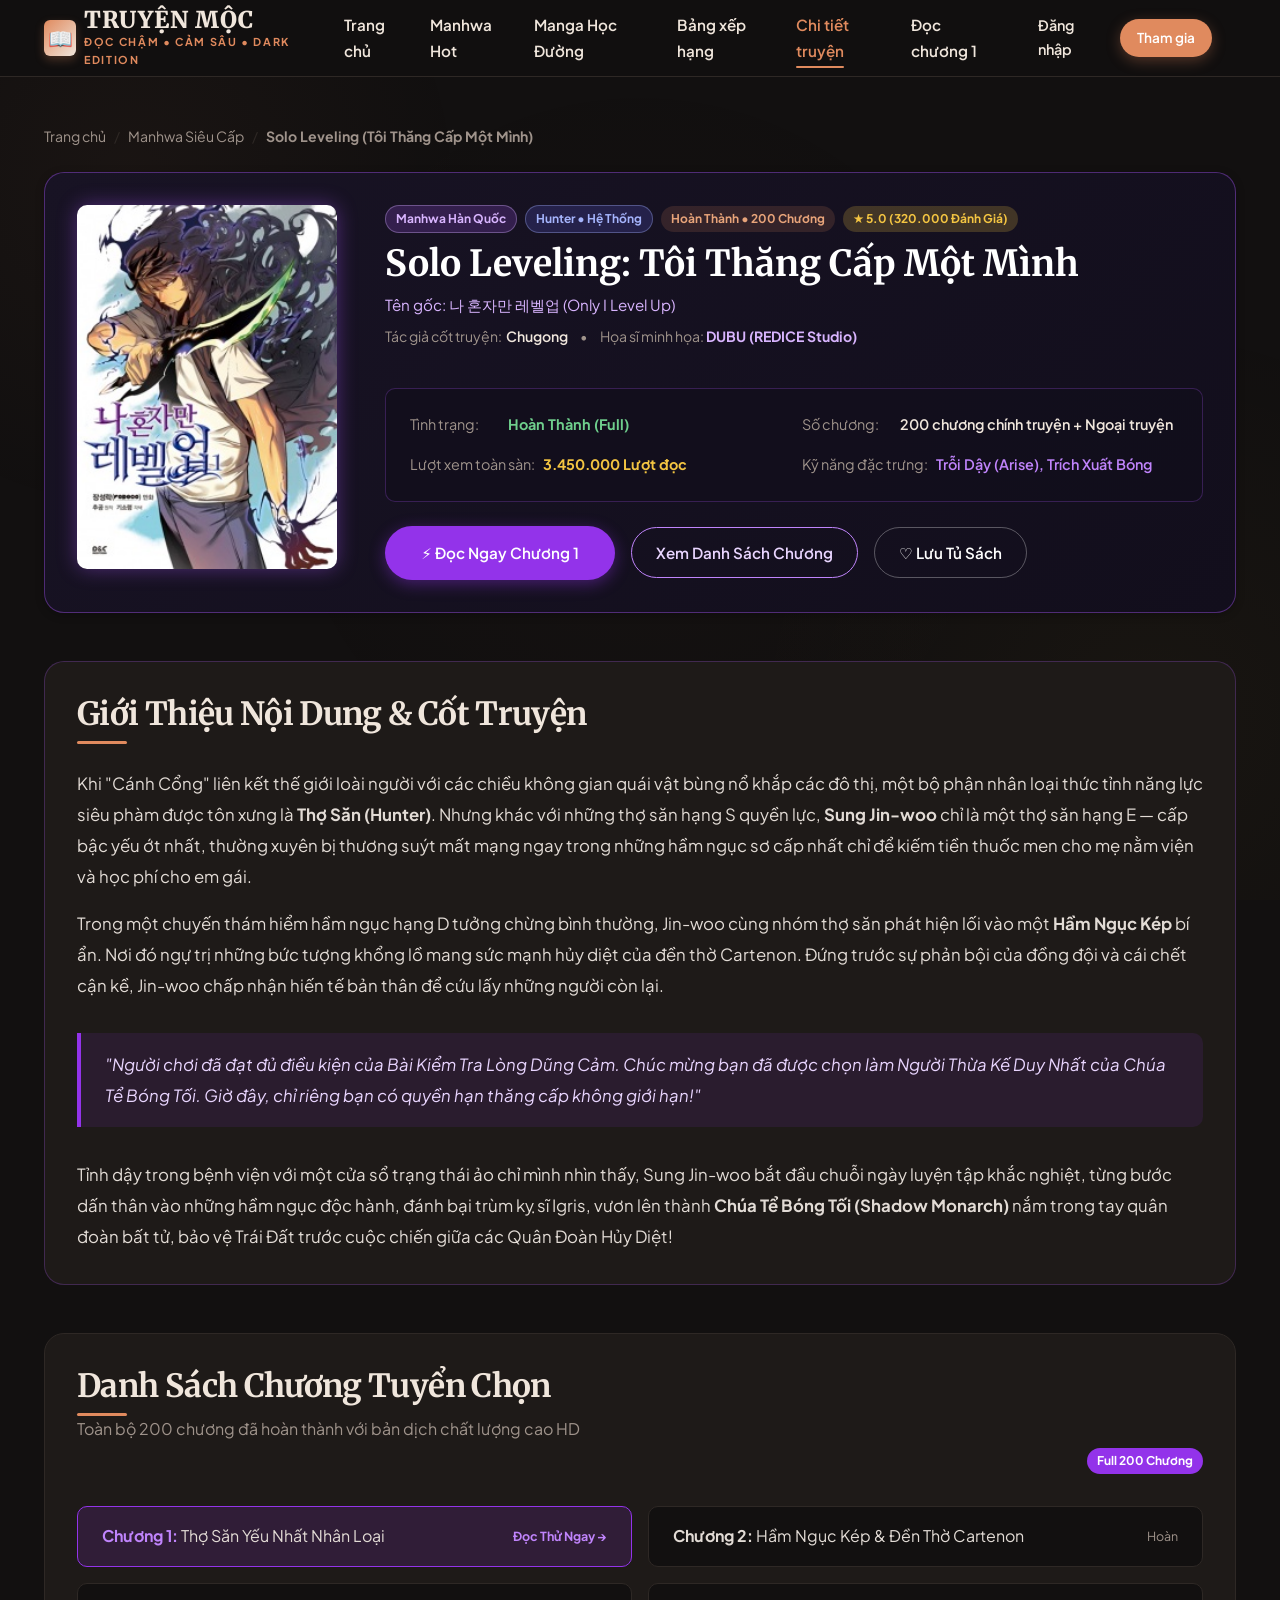
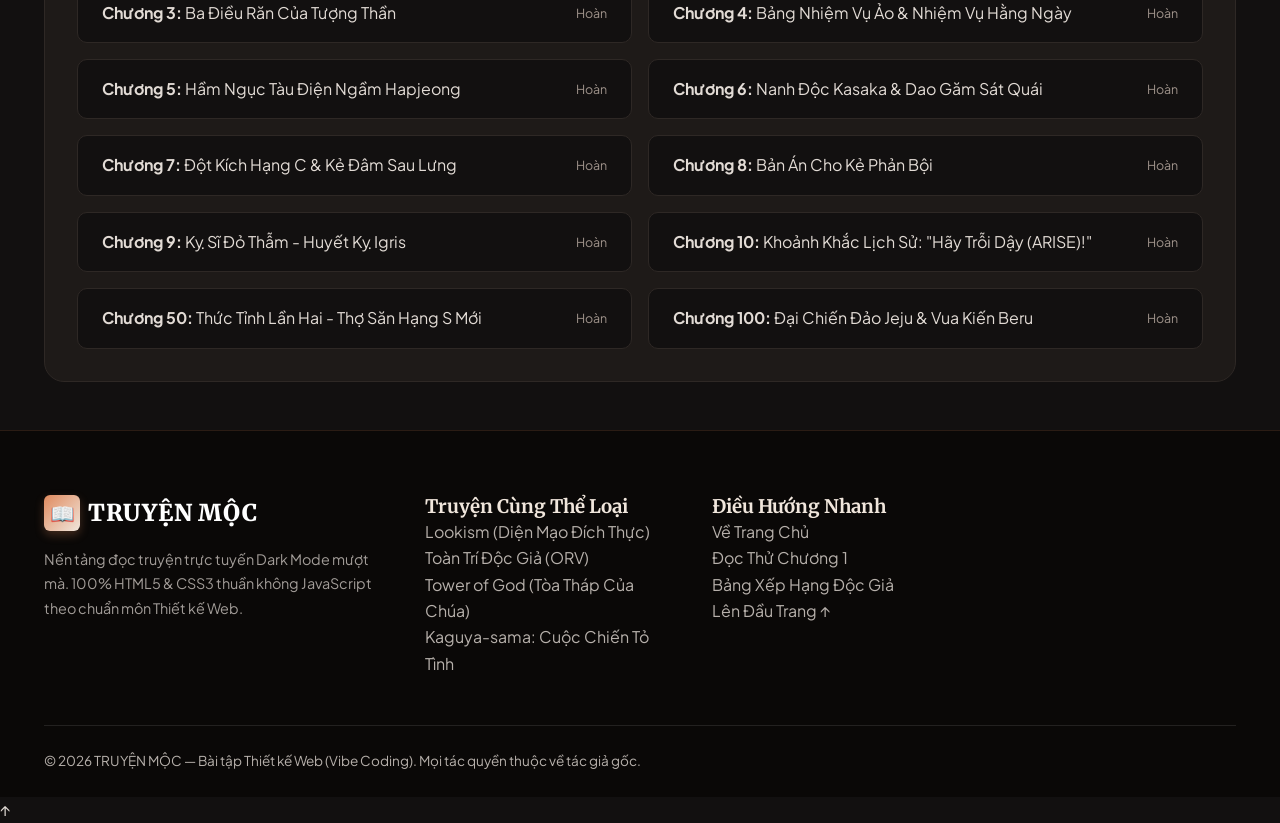
<file: story.html>
<!DOCTYPE html>
<html lang="vi">
<head>
  <meta charset="UTF-8">
  <meta name="viewport" content="width=device-width, initial-scale=1.0">
  <title>Solo Leveling: Tôi Thăng Cấp Một Mình | TRUYỆN MỘC (Dark Edition)</title>
  
  <meta name="description" content="Đọc Manhwa Solo Leveling (Tôi Thăng Cấp Một Mình) của Chugong & DUBU. Sung Jin-woo từ thợ săn yếu nhất hạng E trở thành Chúa Tể Bóng Tối bá đạo. Trải nghiệm đọc Dark Mode mượt mà tại TRUYỆN MỘC.">
  <meta name="keywords" content="solo leveling, toi thang cap mot minh, sung jin woo, manhwa han quoc, truyen moc dark mode">
  
  <link rel="stylesheet" href="https://cdnjs.cloudflare.com/ajax/libs/animate.css/4.1.1/animate.min.css">
  <link rel="stylesheet" href="css/style.css">
  <link rel="icon" href="data:image/svg+xml,<svg xmlns='http://www.w3.org/2000/svg' viewBox='0 0 24 24' fill='%239333EA'><path d='M19 2H6c-1.2 0-2 .8-2 2v16c0 1.2.8 2 2 2h13c.6 0 1-.4 1-1V3c0-.6-.4-1-1-1zm-1 18H6c-.6 0-1-.4-1-1V5c.3-.6.6-.8 1-.8h12v15.8z'/></svg>">
</head>
<body>

  <!-- Checkbox ẩn điều khiển Mobile Menu (CSS-Only) -->
  <input type="checkbox" id="mobile-menu-toggle" class="nav-toggle-input" aria-label="Đóng mở menu di động">

  <!-- ========================================================================
       HEADER & NAVIGATION
       ======================================================================== -->
  <header class="site-header" id="top">
    <div class="container header-container">
      
      <a href="index.html" class="logo" aria-label="Về trang chủ TRUYỆN MỘC">
        <span class="logo-icon" aria-hidden="true">📖</span>
        <div class="logo-text">
          <span class="logo-title">TRUYỆN MỘC</span>
          <span class="logo-tagline">Đọc Chậm • Cảm Sâu • Dark Edition</span>
        </div>
      </a>

      <nav class="main-nav" aria-label="Điều hướng chính của trang web">
        <ul class="nav-list">
          <li><a href="index.html" class="nav-link">Trang chủ</a></li>
          <li><a href="index.html#manhwa-section" class="nav-link">Manhwa Hot</a></li>
          <li><a href="index.html#manga-school" class="nav-link">Manga Học Đường</a></li>
          <li><a href="index.html#bang-xep-hang" class="nav-link">Bảng xếp hạng</a></li>
          <li><a href="story.html" class="nav-link active">Chi tiết truyện</a></li>
          <li><a href="reader.html" class="nav-link">Đọc chương 1</a></li>
        </ul>
      </nav>

      <div class="header-actions">
        <a href="#auth-login" class="header-login">Đăng nhập</a>
        <a href="#auth-register" class="btn btn-primary btn-sm">Tham gia</a>
      </div>

      <label for="mobile-menu-toggle" class="mobile-hamburger-btn" aria-label="Menu di động">
        <span class="hamburger-bar"></span>
        <span class="hamburger-bar"></span>
        <span class="hamburger-bar"></span>
      </label>

    </div>
  </header>

  <!-- ========================================================================
       MAIN: CHI TIẾT SIÊU PHẨM SOLO LEVELING
       ======================================================================== -->
  <main class="container" id="main-content">
    
    <!-- Breadcrumb điều hướng phân cấp -->
    <nav class="breadcrumb-nav" aria-label="Đường dẫn trang" style="margin-top: var(--space-4);">
      <ol class="breadcrumb-list">
        <li class="breadcrumb-item"><a href="index.html">Trang chủ</a></li>
        <li class="breadcrumb-separator">/</li>
        <li class="breadcrumb-item"><a href="index.html#manhwa-section">Manhwa Siêu Cấp</a></li>
        <li class="breadcrumb-separator">/</li>
        <li class="breadcrumb-item" aria-current="page"><strong>Solo Leveling (Tôi Thăng Cấp Một Mình)</strong></li>
      </ol>
    </nav>

    <!-- Thẻ Chi tiết tác phẩm chính -->
    <article class="story-detail-hero animate__animated animate__fadeIn" style="border: 1px solid rgba(168, 85, 247, 0.4); background: linear-gradient(135deg, #181324 0%, #120E1C 100%);">
      
      <div class="story-detail-cover glow-purple" style="border-radius: var(--radius-md); overflow: hidden;">
        <img src="images/solo_leveling.jpg" 
             alt="Bìa sách chính tác phẩm Solo Leveling"
             width="280" height="390">
      </div>

      <div class="story-detail-info">
        <div class="story-meta-tags">
          <span class="tag-badge tag-manhwa">Manhwa Hàn Quốc</span>
          <span class="tag-badge tag-hunter">Hunter • Hệ Thống</span>
          <span class="tag-badge tag-status-completed">Hoàn Thành • 200 Chương</span>
          <span class="tag-badge" style="background:rgba(244, 197, 66, 0.2); color:#F4C542;">★ 5.0 (320.000 Đánh Giá)</span>
        </div>

        <h1 class="story-detail-title" style="color:#FFF;">Solo Leveling: Tôi Thăng Cấp Một Mình</h1>
        <p style="font-size:0.95rem; color:#D8B4FE; margin-top:-4px; margin-bottom:var(--space-2);">Tên gốc: 나 혼자만 레벨업 (Only I Level Up)</p>

        <p class="story-author">
          <span>Tác giả cốt truyện: </span>
          <strong class="story-author-name" style="color:#F0E6DC;">Chugong</strong>
          <span style="margin: 0 var(--space-2);">•</span>
          <span>Họa sĩ minh họa: <strong style="color:#D8B4FE;">DUBU (REDICE Studio)</strong></span>
        </p>

        <!-- Bảng thông số chi tiết của truyện -->
        <div class="story-detail-meta" style="background-color: rgba(18, 14, 28, 0.8); border: 1px solid rgba(168, 85, 247, 0.25);">
          <div class="meta-entry">
            <span class="meta-entry-label">Tình trạng:</span>
            <span class="meta-entry-value" style="color:#6FCF8D; font-weight:700;">Hoàn Thành (Full)</span>
          </div>
          <div class="meta-entry">
            <span class="meta-entry-label">Số chương:</span>
            <span class="meta-entry-value">200 chương chính truyện + Ngoại truyện</span>
          </div>
          <div class="meta-entry">
            <span class="meta-entry-label">Lượt xem toàn sàn:</span>
            <span class="meta-entry-value" style="color:#F4C542; font-weight:700;">3.450.000 Lượt đọc</span>
          </div>
          <div class="meta-entry">
            <span class="meta-entry-label">Kỹ năng đặc trưng:</span>
            <span class="meta-entry-value" style="color:#C084FC;">Trỗi Dậy (Arise), Trích Xuất Bóng</span>
          </div>
        </div>

        <!-- Nhóm nút hành động đọc -->
        <div class="story-card-actions" style="margin-top:auto;">
          <a href="reader.html" class="btn btn-primary" style="background:#9333EA; padding: 0.85rem 2.2rem; box-shadow: 0 4px 16px rgba(147, 51, 234, 0.4);">
            <span>⚡ Đọc Ngay Chương 1</span>
          </a>
          <a href="#danh-sach-chuong" class="btn btn-secondary" style="border-color:#C084FC; color:#E9D5FF;">
            <span>Xem Danh Sách Chương</span>
          </a>
          <a href="#bookmark" class="btn btn-secondary" style="border-color:rgba(255,255,255,0.3); color:#FFF;" title="Lưu truyện vào giá sách cá nhân">
            <span>♡ Lưu Tủ Sách</span>
          </a>
        </div>
      </div>

    </article>

    <!-- Tóm tắt nội dung tác phẩm -->
    <section class="story-synopsis-box" aria-labelledby="synopsis-heading" style="border-color: rgba(168, 85, 247, 0.25);">
      <h2 id="synopsis-heading" class="section-title">Giới Thiệu Nội Dung & Cốt Truyện</h2>
      <div style="font-size: 1.05rem; line-height: 1.85; color: var(--text-color); margin-top: var(--space-4);">
        <p style="margin-bottom: var(--space-3);">
          Khi "Cánh Cổng" liên kết thế giới loài người với các chiều không gian quái vật bùng nổ khắp các đô thị, một bộ phận nhân loại thức tỉnh năng lực siêu phàm được tôn xưng là <strong>Thợ Săn (Hunter)</strong>. Nhưng khác với những thợ săn hạng S quyền lực, <strong>Sung Jin-woo</strong> chỉ là một thợ săn hạng E — cấp bậc yếu ớt nhất, thường xuyên bị thương suýt mất mạng ngay trong những hầm ngục sơ cấp nhất chỉ để kiếm tiền thuốc men cho mẹ nằm viện và học phí cho em gái.
        </p>
        <p style="margin-bottom: var(--space-3);">
          Trong một chuyến thám hiểm hầm ngục hạng D tưởng chừng bình thường, Jin-woo cùng nhóm thợ săn phát hiện lối vào một <strong>Hầm Ngục Kép</strong> bí ẩn. Nơi đó ngự trị những bức tượng khổng lồ mang sức mạnh hủy diệt của đền thờ Cartenon. Đứng trước sự phản bội của đồng đội và cái chết cận kề, Jin-woo chấp nhận hiến tế bản thân để cứu lấy những người còn lại.
        </p>
        <blockquote class="reader-quote" style="border-left: 4px solid #9333EA; background: rgba(147, 51, 234, 0.1); color: #E9D5FF;">
          <em>"Người chơi đã đạt đủ điều kiện của Bài Kiểm Tra Lòng Dũng Cảm. Chúc mừng bạn đã được chọn làm Người Thừa Kế Duy Nhất của Chúa Tể Bóng Tối. Giờ đây, chỉ riêng bạn có quyền hạn thăng cấp không giới hạn!"</em>
        </blockquote>
        <p style="margin-top: var(--space-3);">
          Tỉnh dậy trong bệnh viện với một cửa sổ trạng thái ảo chỉ mình nhìn thấy, Sung Jin-woo bắt đầu chuỗi ngày luyện tập khắc nghiệt, từng bước dấn thân vào những hầm ngục độc hành, đánh bại trùm kỵ sĩ Igris, vươn lên thành <strong>Chúa Tể Bóng Tối (Shadow Monarch)</strong> nắm trong tay quân đoàn bất tử, bảo vệ Trái Đất trước cuộc chiến giữa các Quân Đoàn Hủy Diệt!
        </p>
      </div>
    </section>

    <!-- Danh sách chương truyện -->
    <section class="chapter-list-section" id="danh-sach-chuong" aria-labelledby="chapter-heading">
      <div class="section-header">
        <div>
          <h2 id="chapter-heading" class="section-title">Danh Sách Chương Tuyển Chọn</h2>
          <p class="section-desc">Toàn bộ 200 chương đã hoàn thành với bản dịch chất lượng cao HD</p>
        </div>
        <span class="tag-badge tag-status-completed" style="background:#9333EA; color:#FFF;">Full 200 Chương</span>
      </div>

      <div class="chapter-grid">
        
        <a href="reader.html" class="chapter-item" style="border-color: #9333EA; background: rgba(147, 51, 234, 0.15);">
          <div>
            <strong style="color:#C084FC;">Chương 1:</strong> Thợ Săn Yếu Nhất Nhân Loại
          </div>
          <span class="chapter-time" style="color:#C084FC; font-weight:700;">Đọc Thử Ngay →</span>
        </a>

        <a href="reader.html" class="chapter-item">
          <div>
            <strong>Chương 2:</strong> Hầm Ngục Kép & Đền Thờ Cartenon
          </div>
          <span class="chapter-time">Hoàn</span>
        </a>

        <a href="reader.html" class="chapter-item">
          <div>
            <strong>Chương 3:</strong> Ba Điều Răn Của Tượng Thần
          </div>
          <span class="chapter-time">Hoàn</span>
        </a>

        <a href="reader.html" class="chapter-item">
          <div>
            <strong>Chương 4:</strong> Bảng Nhiệm Vụ Ảo & Nhiệm Vụ Hằng Ngày
          </div>
          <span class="chapter-time">Hoàn</span>
        </a>

        <a href="reader.html" class="chapter-item">
          <div>
            <strong>Chương 5:</strong> Hầm Ngục Tàu Điện Ngầm Hapjeong
          </div>
          <span class="chapter-time">Hoàn</span>
        </a>

        <a href="reader.html" class="chapter-item">
          <div>
            <strong>Chương 6:</strong> Nanh Độc Kasaka & Dao Găm Sát Quái
          </div>
          <span class="chapter-time">Hoàn</span>
        </a>

        <a href="reader.html" class="chapter-item">
          <div>
            <strong>Chương 7:</strong> Đột Kích Hạng C & Kẻ Đâm Sau Lưng
          </div>
          <span class="chapter-time">Hoàn</span>
        </a>

        <a href="reader.html" class="chapter-item">
          <div>
            <strong>Chương 8:</strong> Bản Án Cho Kẻ Phản Bội
          </div>
          <span class="chapter-time">Hoàn</span>
        </a>

        <a href="reader.html" class="chapter-item">
          <div>
            <strong>Chương 9:</strong> Kỵ Sĩ Đỏ Thẫm - Huyết Kỵ Igris
          </div>
          <span class="chapter-time">Hoàn</span>
        </a>

        <a href="reader.html" class="chapter-item">
          <div>
            <strong>Chương 10:</strong> Khoảnh Khắc Lịch Sử: "Hãy Trỗi Dậy (ARISE)!"
          </div>
          <span class="chapter-time">Hoàn</span>
        </a>

        <a href="reader.html" class="chapter-item">
          <div>
            <strong>Chương 50:</strong> Thức Tỉnh Lần Hai - Thợ Săn Hạng S Mới
          </div>
          <span class="chapter-time">Hoàn</span>
        </a>

        <a href="reader.html" class="chapter-item">
          <div>
            <strong>Chương 100:</strong> Đại Chiến Đảo Jeju & Vua Kiến Beru
          </div>
          <span class="chapter-time">Hoàn</span>
        </a>

      </div>
    </section>

  </main>

  <!-- ========================================================================
       FOOTER
       ======================================================================== -->
  <footer class="site-footer">
    <div class="container">
      <div class="footer-grid">
        <div class="footer-brand">
          <a href="index.html" class="logo" style="margin-bottom: var(--space-3);" aria-label="Về đầu trang">
            <span class="logo-icon" aria-hidden="true">📖</span>
            <span class="logo-title">TRUYỆN MỘC</span>
          </a>
          <p class="footer-desc">
            Nền tảng đọc truyện trực tuyến Dark Mode mượt mà. 100% HTML5 & CSS3 thuần không JavaScript theo chuẩn môn Thiết kế Web.
          </p>
        </div>

        <div class="footer-col">
          <h3 class="footer-title">Truyện Cùng Thể Loại</h3>
          <ul class="footer-links">
            <li><a href="index.html#manhwa-section">Lookism (Diện Mạo Đích Thực)</a></li>
            <li><a href="index.html#manhwa-section">Toàn Trí Độc Giả (ORV)</a></li>
            <li><a href="index.html#manhwa-section">Tower of God (Tòa Tháp Của Chúa)</a></li>
            <li><a href="index.html#manga-school">Kaguya-sama: Cuộc Chiến Tỏ Tình</a></li>
          </ul>
        </div>

        <div class="footer-col">
          <h3 class="footer-title">Điều Hướng Nhanh</h3>
          <ul class="footer-links">
            <li><a href="index.html">Về Trang Chủ</a></li>
            <li><a href="reader.html">Đọc Thử Chương 1</a></li>
            <li><a href="index.html#bang-xep-hang">Bảng Xếp Hạng Độc Giả</a></li>
            <li><a href="#top">Lên Đầu Trang ↑</a></li>
          </ul>
        </div>
      </div>

      <div class="footer-bottom">
        <p>© 2026 TRUYỆN MỘC — Bài tập Thiết kế Web (Vibe Coding). Mọi tác quyền thuộc về tác giả gốc.</p>
      </div>
    </div>
  </footer>

  <a href="#top" class="back-to-top" aria-label="Cuộn lên đầu trang">
    <span aria-hidden="true">↑</span>
  </a>

</body>
</html>
</file>
<file: css/style.css>
/* ==========================================================================
   TRUYỆN MỘC - STYLESHEET CHÍNH (PURE CSS3)
   Dự án: Website đọc truyện trực tuyến TRUYỆN MỘC
   Môn: Thiết kế Web - Vibe Coding
   Quy định: 100% HTML5 & CSS3 thuần - Tuyệt đối không JavaScript
   ========================================================================== */

/* --------------------------------------------------------------------------
   1. IMPORT FONTS GOOGLE (Hỗ trợ tiếng Việt đầy đủ)
   - Merriweather: Tiêu đề trang nhã, đậm chất văn học, hoài niệm
   - Plus Jakarta Sans: Giao diện hiện đại, sắc nét, dễ đọc trên màn hình số
   - Literata: Font chuyên dụng cho đọc sách điện tử dài không mỏi mắt
   -------------------------------------------------------------------------- */
@import url('https://fonts.googleapis.com/css2?family=Literata:ital,opsz,wght@0,7..72,400;0,7..72,500;0,7..72,600;1,7..72,400&family=Merriweather:ital,wght@0,300;0,400;0,700;0,900;1,400&family=Plus+Jakarta+Sans:ital,wght@0,400;0,500;0,600;0,700;0,800;1,400&display=swap');

/* --------------------------------------------------------------------------
   2. CSS VARIABLES (:root) - TIÊU CHÍ KỸ THUẬT CSS (2.5 ĐIỂM)
   Quản lý toàn bộ hệ thống màu sắc, font chữ, khoảng cách, bo góc và bóng đổ
   -------------------------------------------------------------------------- */
:root {
  /* Bảng màu thương hiệu DARK MODE (Tối trầm - Ấm áp - Sang trọng) */
  --primary-color: #F0E6DC;       /* Kem sáng thay nâu đậm — dùng cho tiêu đề trên nền tối */
  --primary-light: #D4C4B5;       /* Kem trầm cho phần phụ */
  --secondary-color: #A89484;     /* Nâu kem thứ cấp */
  --accent-color: #E08A5E;        /* Cam đất sáng hơn cho nổi bật trên nền tối */
  --accent-hover: #F0A070;        /* Cam sáng khi hover */
  --accent-soft: rgba(224, 138, 94, 0.15); /* Cam đất mờ làm nền badge */

  /* Màu nền & Bề mặt (Dark Mode — Đen nâu sâu & Gỗ tối) */
  --background-color: #121010;    /* Nền đen nâu sâu thẳm */
  --bg-card: #1E1A18;             /* Nền thẻ xám đen ấm */
  --bg-warm: #262120;             /* Nền khối tối ấm */
  --bg-soft: #1A1615;             /* Nền nhẹ xen kẽ */
  --bg-dark: #0A0807;             /* Nền tối cực sâu cho BXH */
  --bg-dark-card: #1A1514;        /* Nền thẻ trong khu vực tối nhất */

  /* Màu văn bản & Đường viền */
  --text-color: #E2DBD5;          /* Màu chữ chính kem sáng mềm */
  --text-muted: #9F938B;          /* Màu chữ phụ, mô tả ngắn */
  --text-light: #F0E6DC;          /* Màu chữ sáng */
  --text-white: #FFFFFF;
  --border-color: #2E2825;        /* Đường viền nâu tối tinh tế */
  --border-focus: #E08A5E;        /* Viền cam khi focus */

  /* Thẻ trạng thái & Điểm nhấn (Điều chỉnh cho nền tối) */
  --badge-ongoing-bg: rgba(45, 122, 70, 0.2);   /* Xanh mờ trên nền tối */
  --badge-ongoing-text: #6FCF8D;
  --badge-completed-bg: rgba(224, 138, 94, 0.15); /* Cam mờ trên nền tối */
  --badge-completed-text: #E8A47A;
  --gold-color: #F4C542;          /* Vàng kim rực rỡ hơn trên nền tối */
  --silver-color: #B0BEC5;        /* Bạc sáng hơn */
  --bronze-color: #D4945A;        /* Đồng ấm hơn */

  /* Hệ thống Font chữ */
  --font-heading: 'Merriweather', Georgia, serif;
  --font-body: 'Plus Jakarta Sans', system-ui, -apple-system, sans-serif;
  --font-reader: 'Literata', Georgia, serif;

  /* Hệ thống Spacing nhất quán */
  --space-1: 0.25rem;  /* 4px */
  --space-2: 0.5rem;   /* 8px */
  --space-3: 1rem;     /* 16px */
  --space-4: 1.5rem;   /* 24px */
  --space-5: 2rem;     /* 32px */
  --space-6: 3rem;     /* 48px */
  --space-7: 4rem;     /* 64px */

  /* Bo góc */
  --radius-sm: 6px;
  --radius-md: 10px;
  --radius-card: 14px;
  --radius-lg: 20px;
  --radius-full: 9999px;

  /* Đổ bóng (Shadows — mạnh hơn trên nền tối) */
  --shadow-sm: 0 2px 8px rgba(0, 0, 0, 0.25);
  --shadow-card: 0 8px 24px rgba(0, 0, 0, 0.35);
  --shadow-hover: 0 14px 36px rgba(0, 0, 0, 0.45);
  --shadow-lg: 0 20px 48px rgba(0, 0, 0, 0.50);

  /* Hiệu ứng chuyển động mượt mà */
  --transition-base: 0.3s cubic-bezier(0.25, 0.8, 0.25, 1);
  --transition-fast: 0.15s ease-in-out;
}

/* --------------------------------------------------------------------------
   3. RESET & BASE STYLES
   -------------------------------------------------------------------------- */
*, *::before, *::after {
  box-sizing: border-box;
  margin: 0;
  padding: 0;
}

html {
  font-size: 16px;
  scroll-behavior: smooth;
  scroll-padding-top: 80px; /* Bù trừ cho sticky header */
}

body {
  font-family: var(--font-body);
  background-color: var(--background-color);
  color: var(--text-color);
  line-height: 1.65;
  -webkit-font-smoothing: antialiased;
  -moz-osx-font-smoothing: grayscale;
  overflow-x: hidden;
  position: relative;
}

/* Texture ánh sáng ấm tinh tế trên nền tối bằng CSS gradient */
body::before {
  content: "";
  position: fixed;
  inset: 0;
  background-image: 
    radial-gradient(circle at 10% 20%, rgba(224, 138, 94, 0.04) 0%, transparent 25%),
    radial-gradient(circle at 90% 80%, rgba(244, 197, 66, 0.03) 0%, transparent 30%),
    radial-gradient(circle at 50% 50%, rgba(224, 138, 94, 0.02) 0%, transparent 50%);
  pointer-events: none;
  z-index: -1;
}

img {
  max-width: 100%;
  height: auto;
  display: block;
  object-fit: cover;
}

a {
  color: inherit;
  text-decoration: none;
  transition: color var(--transition-fast);
}

button, input, select, textarea {
  font-family: inherit;
  font-size: inherit;
  color: inherit;
}

ul, ol {
  list-style: none;
}

/* Tiêu chuẩn Focus-visible cho Accessibility (Tiêu chí chấm điểm) */
:focus-visible {
  outline: 2px solid var(--accent-color);
  outline-offset: 3px;
}

/* Lớp container chung */
.container {
  width: 100%;
  max-width: 1240px;
  margin-left: auto;
  margin-right: auto;
  padding-left: var(--space-4);
  padding-right: var(--space-4);
}

/* --------------------------------------------------------------------------
   4. TYPOGRAPHY CHUẨN MỰC
   -------------------------------------------------------------------------- */
h1, h2, h3, h4, h5, h6 {
  font-family: var(--font-heading);
  color: var(--primary-color);
  line-height: 1.3;
  font-weight: 700;
}

.section-title {
  font-size: 2rem;
  letter-spacing: -0.02em;
  position: relative;
  display: inline-block;
  margin-bottom: var(--space-2);
}

.section-title::after {
  content: "";
  position: absolute;
  bottom: -8px;
  left: 0;
  width: 50px;
  height: 3px;
  background-color: var(--accent-color);
  border-radius: var(--radius-full);
}

.section-desc {
  color: var(--text-muted);
  font-size: 1rem;
  margin-bottom: var(--space-5);
  max-width: 600px;
}

.section-header {
  display: flex;
  justify-content: space-between;
  align-items: flex-end;
  margin-bottom: var(--space-5);
  flex-wrap: wrap;
  gap: var(--space-3);
}

.view-all-link {
  font-weight: 600;
  color: var(--accent-color);
  display: inline-flex;
  align-items: center;
  gap: var(--space-1);
  padding: var(--space-2) var(--space-3);
  border-radius: var(--radius-sm);
  transition: all var(--transition-base);
}

.view-all-link:hover {
  color: var(--accent-hover);
  transform: translateX(4px);
}

/* --------------------------------------------------------------------------
   5. NÚT BẤM (BUTTONS) - Flexbox & Hover Effects
   -------------------------------------------------------------------------- */
.btn {
  display: inline-flex;
  align-items: center;
  justify-content: center;
  gap: var(--space-2);
  padding: 0.75rem 1.5rem;
  border-radius: var(--radius-full);
  font-weight: 600;
  font-size: 0.95rem;
  cursor: pointer;
  border: 1px solid transparent;
  transition: all var(--transition-base);
  text-align: center;
  white-space: nowrap;
}

.btn-primary {
  background-color: var(--accent-color);
  color: var(--text-white);
  box-shadow: 0 4px 14px rgba(200, 121, 82, 0.35);
}

.btn-primary:hover {
  background-color: var(--accent-hover);
  transform: translateY(-2px);
  box-shadow: 0 6px 18px rgba(200, 121, 82, 0.45);
}

.btn-primary:active {
  transform: translateY(0);
}

.btn-secondary {
  background-color: transparent;
  color: var(--primary-color);
  border: 1.5px solid var(--primary-color);
}

.btn-secondary:hover {
  background-color: var(--primary-color);
  color: var(--text-white);
  transform: translateY(-2px);
}

.btn-outline-white {
  background-color: transparent;
  color: var(--text-white);
  border: 1.5px solid rgba(255, 255, 255, 0.6);
}

.btn-outline-white:hover {
  background-color: var(--text-white);
  color: var(--primary-color);
}

.btn-sm {
  padding: 0.45rem 1rem;
  font-size: 0.85rem;
}

/* --------------------------------------------------------------------------
   6. HEADER & THANH ĐIỀU HƯỚNG (<header>, <nav>) - Flexbox & CSS-only Menu
   -------------------------------------------------------------------------- */
.site-header {
  position: sticky;
  top: 0;
  z-index: 1000;
  background-color: rgba(18, 16, 16, 0.92);
  backdrop-filter: blur(16px);
  -webkit-backdrop-filter: blur(16px);
  border-bottom: 1px solid var(--border-color);
  transition: background-color var(--transition-base), box-shadow var(--transition-base);
}

.site-header:hover {
  box-shadow: var(--shadow-sm);
}

.header-container {
  display: flex;
  align-items: center;
  justify-content: space-between;
  height: 76px;
  gap: var(--space-4);
}

/* Logo TRUYỆN MỘC */
.logo {
  display: flex;
  align-items: center;
  gap: var(--space-2);
  text-decoration: none;
}

.logo-icon {
  width: 36px;
  height: 36px;
  background: linear-gradient(135deg, var(--accent-color), var(--primary-color));
  color: var(--text-white);
  display: flex;
  align-items: center;
  justify-content: center;
  border-radius: var(--radius-sm);
  font-size: 1.25rem;
  box-shadow: 0 4px 10px rgba(200, 121, 82, 0.3);
}

.logo-text {
  display: flex;
  flex-direction: column;
}

.logo-title {
  font-family: var(--font-heading);
  font-size: 1.45rem;
  font-weight: 900;
  letter-spacing: 0.04em;
  color: var(--primary-color);
  line-height: 1.1;
}

.logo-tagline {
  font-size: 0.68rem;
  letter-spacing: 0.15em;
  text-transform: uppercase;
  color: var(--accent-color);
  font-weight: 700;
}

/* Navigation Links */
.main-nav {
  display: flex;
  align-items: center;
}

.nav-list {
  display: flex;
  align-items: center;
  gap: var(--space-4);
}

.nav-link {
  font-weight: 600;
  font-size: 0.95rem;
  color: var(--primary-color);
  position: relative;
  padding: var(--space-2) 0;
  transition: color var(--transition-fast);
}

/* Hover underline animation */
.nav-link::after {
  content: "";
  position: absolute;
  bottom: 0;
  left: 0;
  width: 0%;
  height: 2px;
  background-color: var(--accent-color);
  transition: width var(--transition-base);
  border-radius: var(--radius-full);
}

.nav-link:hover {
  color: var(--accent-color);
}

.nav-link:hover::after,
.nav-link.active::after {
  width: 100%;
}

.nav-link.active {
  color: var(--accent-color);
}

/* Header Action Buttons */
.header-actions {
  display: flex;
  align-items: center;
  gap: var(--space-3);
}

.header-login {
  font-weight: 600;
  font-size: 0.9rem;
  color: var(--primary-color);
  padding: 0.5rem 1rem;
  border-radius: var(--radius-full);
  transition: background-color var(--transition-fast);
}

.header-login:hover {
  background-color: var(--bg-warm);
  color: var(--accent-color);
}

/* CSS-Only Mobile Menu Toggle (Checkbox Hack - KHÔNG DÙNG JS) */
.nav-toggle-input {
  display: none;
}

.nav-toggle-label {
  display: none;
  cursor: pointer;
  width: 40px;
  height: 40px;
  align-items: center;
  justify-content: center;
  border-radius: var(--radius-sm);
  background-color: var(--bg-warm);
}

.hamburger-line {
  display: block;
  width: 20px;
  height: 2px;
  background-color: var(--primary-color);
  position: relative;
  transition: background-color var(--transition-base);
}

.hamburger-line::before,
.hamburger-line::after {
  content: "";
  position: absolute;
  width: 20px;
  height: 2px;
  background-color: var(--primary-color);
  transition: transform var(--transition-base);
}

.hamburger-line::before {
  top: -6px;
}

.hamburger-line::after {
  bottom: -6px;
}

/* Khi checkbox được tick: biến thành dấu X */
.nav-toggle-input:checked ~ .site-header .hamburger-line {
  background-color: transparent;
}

.nav-toggle-input:checked ~ .site-header .hamburger-line::before {
  transform: translateY(6px) rotate(45deg);
}

.nav-toggle-input:checked ~ .site-header .hamburger-line::after {
  transform: translateY(-6px) rotate(-45deg);
}

/* --------------------------------------------------------------------------
   7. HERO SECTION (<section class="hero-section">) - Flexbox & Animations
   -------------------------------------------------------------------------- */
.hero-section {
  padding: var(--space-6) 0 var(--space-7);
  background: radial-gradient(circle at 80% 20%, rgba(200, 121, 82, 0.12) 0%, transparent 50%),
              radial-gradient(circle at 10% 80%, rgba(92, 71, 62, 0.08) 0%, transparent 40%);
  position: relative;
  overflow: hidden;
}

.hero-grid {
  display: grid;
  grid-template-columns: 1.15fr 0.85fr;
  align-items: center;
  gap: var(--space-6);
}

.hero-content {
  position: relative;
  z-index: 2;
}

.hero-badge {
  display: inline-flex;
  align-items: center;
  gap: var(--space-2);
  background-color: var(--accent-soft);
  color: var(--accent-color);
  font-weight: 700;
  font-size: 0.82rem;
  letter-spacing: 0.08em;
  text-transform: uppercase;
  padding: 0.4rem 1rem;
  border-radius: var(--radius-full);
  margin-bottom: var(--space-4);
  border: 1px solid rgba(200, 121, 82, 0.2);
}

.hero-badge-dot {
  width: 8px;
  height: 8px;
  background-color: var(--accent-color);
  border-radius: 50%;
  box-shadow: 0 0 8px var(--accent-color);
  animation: pulseGlow 2s infinite ease-in-out;
}

.hero-title {
  font-size: 3.25rem;
  font-weight: 900;
  line-height: 1.18;
  margin-bottom: var(--space-4);
  color: var(--primary-color);
}

.hero-title-highlight {
  color: var(--accent-color);
  position: relative;
  display: inline-block;
}

.hero-desc {
  font-size: 1.12rem;
  color: var(--text-muted);
  line-height: 1.7;
  margin-bottom: var(--space-5);
  max-width: 540px;
}

.hero-actions {
  display: flex;
  align-items: center;
  gap: var(--space-3);
  margin-bottom: var(--space-5);
  flex-wrap: wrap;
}

.hero-stats {
  display: flex;
  align-items: center;
  gap: var(--space-5);
  padding-top: var(--space-4);
  border-top: 1px solid var(--border-color);
}

.stat-item {
  display: flex;
  flex-direction: column;
}

.stat-number {
  font-family: var(--font-heading);
  font-size: 1.65rem;
  font-weight: 800;
  color: var(--primary-color);
  line-height: 1;
}

.stat-label {
  font-size: 0.82rem;
  color: var(--text-muted);
  margin-top: 4px;
}

/* Hero Visual / Minh họa sách 3D */
.hero-visual {
  position: relative;
  display: flex;
  justify-content: center;
  align-items: center;
}

.hero-card-stack {
  position: relative;
  width: 320px;
  height: 440px;
  perspective: 1000px;
}

.hero-book-cover {
  width: 100%;
  height: 100%;
  border-radius: var(--radius-card);
  overflow: hidden;
  box-shadow: var(--shadow-lg), 0 0 0 1px rgba(0, 0, 0, 0.05);
  transform: rotate(2deg);
  transition: transform var(--transition-base);
  position: relative;
  background-color: var(--primary-color);
}

.hero-book-cover:hover {
  transform: rotate(0deg) scale(1.02);
}

.hero-book-cover img {
  width: 100%;
  height: 100%;
  object-fit: cover;
}

.hero-book-overlay {
  position: absolute;
  bottom: 0;
  inset-inline: 0;
  padding: var(--space-4);
  background: linear-gradient(to top, rgba(36, 27, 23, 0.95) 0%, rgba(36, 27, 23, 0.6) 60%, transparent 100%);
  color: var(--text-white);
}

.hero-floating-card {
  position: absolute;
  background-color: var(--bg-card);
  padding: var(--space-3) var(--space-4);
  border-radius: var(--radius-md);
  box-shadow: var(--shadow-card);
  display: flex;
  align-items: center;
  gap: var(--space-3);
  border: 1px solid var(--border-color);
  animation: floatCard 4s infinite ease-in-out;
  z-index: 5;
}

.floating-card-top {
  top: -20px;
  left: -35px;
}

.floating-card-bottom {
  bottom: 20px;
  right: -30px;
  animation-delay: -2s;
}

.floating-icon {
  width: 40px;
  height: 40px;
  background-color: var(--accent-soft);
  color: var(--accent-color);
  display: flex;
  align-items: center;
  justify-content: center;
  border-radius: var(--radius-sm);
  font-size: 1.25rem;
}

.floating-text-title {
  font-weight: 700;
  font-size: 0.9rem;
  color: var(--primary-color);
  line-height: 1.2;
}

.floating-text-sub {
  font-size: 0.75rem;
  color: var(--text-muted);
}

/* --------------------------------------------------------------------------
   8. THANH TÌM KIẾM GIAO DIỆN TĨNH (<form class="search-section">)
   -------------------------------------------------------------------------- */
.search-section {
  margin-top: -30px;
  margin-bottom: var(--space-6);
  position: relative;
  z-index: 10;
}

.search-box {
  background-color: var(--bg-card);
  border-radius: var(--radius-card);
  padding: var(--space-3) var(--space-4);
  box-shadow: var(--shadow-card);
  border: 1px solid var(--border-color);
}

.search-form {
  display: grid;
  grid-template-columns: 2fr 1.2fr auto;
  gap: var(--space-3);
  align-items: center;
}

.search-input-group {
  position: relative;
  display: flex;
  align-items: center;
}

.search-input-icon {
  position: absolute;
  left: var(--space-3);
  color: var(--text-muted);
  pointer-events: none;
}

.search-input {
  width: 100%;
  padding: 0.85rem 1rem 0.85rem 2.85rem;
  border: 1.5px solid var(--border-color);
  border-radius: var(--radius-md);
  background-color: var(--background-color);
  transition: all var(--transition-fast);
}

.search-input:focus {
  border-color: var(--accent-color);
  background-color: var(--bg-card);
}

.search-select {
  width: 100%;
  padding: 0.85rem 1.25rem;
  border: 1.5px solid var(--border-color);
  border-radius: var(--radius-md);
  background-color: var(--background-color);
  cursor: pointer;
  transition: border-color var(--transition-fast);
}

.search-select:focus {
  border-color: var(--accent-color);
}

.search-note {
  font-size: 0.75rem;
  color: var(--text-muted);
  margin-top: var(--space-2);
  text-align: center;
}

/* --------------------------------------------------------------------------
   9. DANH MỤC THỂ LOẠI (CSS GRID)
   -------------------------------------------------------------------------- */
.categories-section {
  padding: var(--space-6) 0;
}

.categories-grid {
  display: grid;
  grid-template-columns: repeat(6, 1fr);
  gap: var(--space-3);
}

.category-card {
  background-color: var(--bg-card);
  border: 1px solid var(--border-color);
  border-radius: var(--radius-card);
  padding: var(--space-4) var(--space-3);
  text-align: center;
  transition: all var(--transition-base);
  display: flex;
  flex-direction: column;
  align-items: center;
  text-decoration: none;
  position: relative;
  overflow: hidden;
}

.category-card::before {
  content: "";
  position: absolute;
  top: 0;
  left: 0;
  right: 0;
  height: 3px;
  background-color: var(--accent-color);
  transform: scaleX(0);
  transition: transform var(--transition-base);
}

.category-card:hover {
  transform: translateY(-6px);
  box-shadow: var(--shadow-hover);
  border-color: var(--accent-color);
}

.category-card:hover::before {
  transform: scaleX(1);
}

.category-icon {
  width: 56px;
  height: 56px;
  background-color: var(--bg-warm);
  color: var(--accent-color);
  border-radius: var(--radius-md);
  display: flex;
  align-items: center;
  justify-content: center;
  font-size: 1.75rem;
  margin-bottom: var(--space-3);
  transition: all var(--transition-base);
}

.category-card:hover .category-icon {
  background-color: var(--accent-color);
  color: var(--text-white);
  transform: rotate(6deg) scale(1.08);
}

.category-name {
  font-size: 1.05rem;
  font-weight: 700;
  color: var(--primary-color);
  margin-bottom: var(--space-1);
}

.category-desc {
  font-size: 0.78rem;
  color: var(--text-muted);
  line-height: 1.4;
  margin-bottom: var(--space-2);
}

.category-count {
  font-size: 0.72rem;
  font-weight: 700;
  color: var(--accent-color);
  background-color: var(--accent-soft);
  padding: 2px 8px;
  border-radius: var(--radius-full);
}

/* --------------------------------------------------------------------------
   10. TRUYỆN NỔI BẬT (<section id="truyen-noi-bat">) - 1 Big Feature + 3 Cards
   -------------------------------------------------------------------------- */
.featured-section {
  padding: var(--space-6) 0;
  background-color: var(--bg-warm);
  border-top: 1px solid var(--border-color);
  border-bottom: 1px solid var(--border-color);
}

.featured-layout {
  display: grid;
  grid-template-columns: 1.2fr 1fr;
  gap: var(--space-5);
  align-items: stretch;
}

/* Featured Hero (Truyện điểm nhấn lớn) */
.featured-main {
  background-color: var(--bg-card);
  border-radius: var(--radius-lg);
  overflow: hidden;
  border: 1px solid var(--border-color);
  box-shadow: var(--shadow-card);
  display: grid;
  grid-template-columns: 0.95fr 1.05fr;
  transition: transform var(--transition-base), box-shadow var(--transition-base);
}

.featured-main:hover {
  box-shadow: var(--shadow-hover);
  transform: translateY(-4px);
}

.featured-main-cover {
  position: relative;
  height: 100%;
  min-height: 380px;
}

.featured-main-cover img {
  width: 100%;
  height: 100%;
  object-fit: cover;
}

.featured-badge-highlight {
  position: absolute;
  top: var(--space-3);
  left: var(--space-3);
  background-color: var(--accent-color);
  color: var(--text-white);
  padding: 0.35rem 0.85rem;
  border-radius: var(--radius-full);
  font-size: 0.75rem;
  font-weight: 800;
  letter-spacing: 0.05em;
  text-transform: uppercase;
  box-shadow: 0 4px 8px rgba(0, 0, 0, 0.2);
}

.featured-main-body {
  padding: var(--space-5);
  display: flex;
  flex-direction: column;
  justify-content: space-between;
}

.story-meta-tags {
  display: flex;
  align-items: center;
  gap: var(--space-2);
  flex-wrap: wrap;
  margin-bottom: var(--space-2);
}

.tag-badge {
  font-size: 0.75rem;
  font-weight: 700;
  padding: 3px 10px;
  border-radius: var(--radius-full);
}

.tag-genre {
  background-color: var(--accent-soft);
  color: var(--accent-color);
}

.tag-status-ongoing {
  background-color: var(--badge-ongoing-bg);
  color: var(--badge-ongoing-text);
}

.tag-status-completed {
  background-color: var(--badge-completed-bg);
  color: var(--badge-completed-text);
}

.tag-manhwa {
  background-color: rgba(168, 85, 247, 0.2);
  color: #D8B4FE;
  border: 1px solid rgba(216, 180, 254, 0.35);
}

.tag-manga {
  background-color: rgba(244, 63, 94, 0.2);
  color: #FDA4AF;
  border: 1px solid rgba(253, 164, 175, 0.35);
}

.tag-school {
  background-color: rgba(14, 165, 233, 0.2);
  color: #7DD3FC;
  border: 1px solid rgba(125, 211, 252, 0.35);
}

.tag-hot {
  background-color: rgba(249, 115, 22, 0.2);
  color: #FDBA74;
  border: 1px solid rgba(253, 186, 116, 0.35);
}

.tag-hunter {
  background-color: rgba(99, 102, 241, 0.2);
  color: #A5B4FC;
  border: 1px solid rgba(165, 180, 252, 0.35);
}

.story-title {
  font-size: 1.55rem;
  font-weight: 800;
  color: var(--primary-color);
  margin-bottom: var(--space-1);
  line-height: 1.3;
}

.story-title a:hover {
  color: var(--accent-color);
}

.story-author {
  font-size: 0.88rem;
  color: var(--text-muted);
  margin-bottom: var(--space-3);
  display: flex;
  align-items: center;
  gap: var(--space-1);
}

.story-author-name {
  color: var(--primary-color);
  font-weight: 600;
}

.story-excerpt {
  color: var(--text-color);
  font-size: 0.92rem;
  line-height: 1.65;
  margin-bottom: var(--space-4);
  display: -webkit-box;
  -webkit-line-clamp: 4;
  -webkit-box-orient: vertical;
  overflow: hidden;
}

.story-card-actions {
  display: flex;
  align-items: center;
  gap: var(--space-3);
}

/* 3 truyện phụ nổi bật xếp dọc */
.featured-sub-list {
  display: flex;
  flex-direction: column;
  gap: var(--space-3);
  justify-content: space-between;
}

.featured-sub-card {
  background-color: var(--bg-card);
  border: 1px solid var(--border-color);
  border-radius: var(--radius-card);
  padding: var(--space-3);
  display: grid;
  grid-template-columns: 85px 1fr auto;
  gap: var(--space-3);
  align-items: center;
  transition: all var(--transition-base);
}

.featured-sub-card:hover {
  transform: translateX(6px);
  border-color: var(--accent-color);
  box-shadow: var(--shadow-card);
}

.featured-sub-cover {
  width: 85px;
  height: 110px;
  border-radius: var(--radius-sm);
  overflow: hidden;
  box-shadow: var(--shadow-sm);
}

.featured-sub-cover img {
  width: 100%;
  height: 100%;
  object-fit: cover;
}

.featured-sub-info {
  display: flex;
  flex-direction: column;
}

.featured-sub-title {
  font-size: 1.05rem;
  font-weight: 700;
  color: var(--primary-color);
  margin-bottom: 4px;
}

.featured-sub-title a:hover {
  color: var(--accent-color);
}

.featured-sub-meta {
  font-size: 0.8rem;
  color: var(--text-muted);
  margin-bottom: 6px;
}

/* --------------------------------------------------------------------------
   11. TRUYỆN MỚI CẬP NHẬT (<section id="truyen-moi">) - 8 Cards (CSS Grid)
   -------------------------------------------------------------------------- */
.latest-section {
  padding: var(--space-6) 0;
}

.story-grid {
  display: grid;
  grid-template-columns: repeat(4, 1fr);
  gap: var(--space-4);
}

.book-card {
  background-color: var(--bg-card);
  border: 1px solid var(--border-color);
  border-radius: var(--radius-card);
  overflow: hidden;
  display: flex;
  flex-direction: column;
  transition: all var(--transition-base);
  box-shadow: var(--shadow-sm);
}

.book-card:hover {
  transform: translateY(-8px);
  box-shadow: var(--shadow-hover);
  border-color: var(--accent-color);
}

.book-card-cover-wrap {
  position: relative;
  width: 100%;
  aspect-ratio: 3 / 4;
  overflow: hidden;
  background-color: var(--bg-warm);
}

.book-card-cover {
  width: 100%;
  height: 100%;
  object-fit: cover;
  transition: transform 0.5s ease;
}

.book-card:hover .book-card-cover {
  transform: scale(1.06);
}

.book-card-badge {
  position: absolute;
  top: var(--space-2);
  right: var(--space-2);
  font-size: 0.72rem;
  font-weight: 700;
  padding: 3px 8px;
  border-radius: var(--radius-full);
  box-shadow: 0 2px 6px rgba(0, 0, 0, 0.15);
}

.book-card-body {
  padding: var(--space-4);
  display: flex;
  flex-direction: column;
  flex-grow: 1;
  justify-content: space-between;
}

.book-card-genre {
  font-size: 0.75rem;
  font-weight: 700;
  text-transform: uppercase;
  letter-spacing: 0.05em;
  color: var(--accent-color);
  margin-bottom: 4px;
}

.book-card-title {
  font-size: 1.05rem;
  font-weight: 700;
  color: var(--primary-color);
  line-height: 1.35;
  margin-bottom: 6px;
  display: -webkit-box;
  -webkit-line-clamp: 2;
  -webkit-box-orient: vertical;
  overflow: hidden;
  min-height: 2.7em;
}

.book-card-title a:hover {
  color: var(--accent-color);
}

.book-card-author {
  font-size: 0.82rem;
  color: var(--text-muted);
  margin-bottom: var(--space-3);
}

.book-card-footer {
  display: flex;
  align-items: center;
  justify-content: space-between;
  padding-top: var(--space-3);
  border-top: 1px solid var(--border-color);
  font-size: 0.8rem;
}

.book-card-chapter {
  font-weight: 600;
  color: var(--primary-color);
}

.book-card-time {
  color: var(--text-muted);
  font-size: 0.75rem;
}

/* --------------------------------------------------------------------------
   12. BẢNG XẾP HẠNG (<section id="bang-xep-hang">) - Top 5 Độc Quyền
   -------------------------------------------------------------------------- */
.rankings-section {
  padding: var(--space-6) 0;
  background-color: var(--bg-dark);
  color: var(--text-light);
  position: relative;
  overflow: hidden;
}

.rankings-section .section-title {
  color: var(--text-white);
}

.rankings-section .section-desc {
  color: rgba(248, 245, 239, 0.7);
}

.rankings-section .section-title::after {
  background-color: var(--gold-color);
}

.ranking-list {
  display: flex;
  flex-direction: column;
  gap: var(--space-3);
  margin-top: var(--space-4);
}

.ranking-item {
  background-color: var(--bg-dark-card);
  border: 1px solid rgba(255, 255, 255, 0.08);
  border-radius: var(--radius-card);
  padding: var(--space-3) var(--space-4);
  display: grid;
  grid-template-columns: 60px 80px 1fr auto;
  align-items: center;
  gap: var(--space-4);
  transition: all var(--transition-base);
}

.ranking-item:hover {
  transform: translateX(8px);
  background-color: rgba(53, 42, 37, 0.9);
  border-color: rgba(200, 121, 82, 0.4);
}

/* Thứ hạng 1 - Nổi bật đặc biệt */
.ranking-item-top1 {
  background: linear-gradient(135deg, rgba(60, 42, 33, 0.95), rgba(45, 33, 27, 0.95));
  border: 2px solid var(--gold-color);
  box-shadow: 0 8px 30px rgba(212, 163, 56, 0.2);
}

.ranking-number {
  font-family: var(--font-heading);
  font-size: 2rem;
  font-weight: 900;
  text-align: center;
  line-height: 1;
}

.ranking-number-1 {
  color: var(--gold-color);
  text-shadow: 0 0 16px rgba(212, 163, 56, 0.5);
}

.ranking-number-2 {
  color: var(--silver-color);
}

.ranking-number-3 {
  color: var(--bronze-color);
}

.ranking-number-other {
  color: rgba(255, 255, 255, 0.35);
  font-size: 1.5rem;
}

.ranking-cover {
  width: 70px;
  height: 90px;
  border-radius: var(--radius-sm);
  overflow: hidden;
  box-shadow: var(--shadow-sm);
}

.ranking-cover img {
  width: 100%;
  height: 100%;
  object-fit: cover;
}

.ranking-details {
  display: flex;
  flex-direction: column;
}

.ranking-title {
  font-size: 1.2rem;
  font-weight: 700;
  color: var(--text-white);
  margin-bottom: 4px;
}

.ranking-title a:hover {
  color: var(--gold-color);
}

.ranking-meta {
  font-size: 0.85rem;
  color: rgba(248, 245, 239, 0.65);
  display: flex;
  align-items: center;
  gap: var(--space-3);
}

.ranking-reads {
  display: flex;
  flex-direction: column;
  align-items: flex-end;
  gap: 6px;
}

.read-count-pill {
  font-size: 0.85rem;
  font-weight: 700;
  color: var(--gold-color);
  background-color: rgba(212, 163, 56, 0.15);
  padding: 4px 12px;
  border-radius: var(--radius-full);
}

/* --------------------------------------------------------------------------
   13. ĐÁNH GIÁ & CỘNG ĐỒNG (<section id="cong-dong">)
   -------------------------------------------------------------------------- */
.community-section {
  padding: var(--space-6) 0;
}

.reviews-grid {
  display: grid;
  grid-template-columns: repeat(3, 1fr);
  gap: var(--space-4);
  margin-bottom: var(--space-6);
}

.review-card {
  background-color: var(--bg-card);
  border: 1px solid var(--border-color);
  border-radius: var(--radius-card);
  padding: var(--space-5);
  box-shadow: var(--shadow-sm);
  display: flex;
  flex-direction: column;
  justify-content: space-between;
  transition: all var(--transition-base);
}

.review-card:hover {
  transform: translateY(-6px);
  box-shadow: var(--shadow-hover);
  border-color: var(--accent-color);
}

.review-stars {
  color: #F5A623;
  margin-bottom: var(--space-3);
  font-size: 1.1rem;
  letter-spacing: 2px;
}

.review-text {
  font-style: italic;
  color: var(--text-color);
  font-size: 0.95rem;
  line-height: 1.7;
  margin-bottom: var(--space-4);
}

.review-author {
  display: flex;
  align-items: center;
  gap: var(--space-3);
}

.review-avatar {
  width: 48px;
  height: 48px;
  border-radius: 50%;
  background: linear-gradient(135deg, var(--accent-color), var(--primary-color));
  color: var(--text-white);
  display: flex;
  align-items: center;
  justify-content: center;
  font-weight: 700;
  font-size: 1.1rem;
}

.review-author-name {
  font-weight: 700;
  color: var(--primary-color);
  font-size: 0.95rem;
}

.review-author-role {
  font-size: 0.78rem;
  color: var(--text-muted);
}

/* Banner CTA Kêu gọi tham gia */
.cta-banner {
  background: linear-gradient(135deg, #2A1F1A, #1A1210);
  border-radius: var(--radius-lg);
  padding: var(--space-6);
  color: var(--text-white);
  display: flex;
  align-items: center;
  justify-content: space-between;
  gap: var(--space-4);
  box-shadow: var(--shadow-lg);
  border: 1px solid rgba(224, 138, 94, 0.25);
}

.cta-content {
  max-width: 650px;
}

.cta-title {
  color: var(--text-white);
  font-size: 1.85rem;
  margin-bottom: var(--space-2);
}

.cta-desc {
  color: rgba(255, 255, 255, 0.8);
  font-size: 1rem;
  line-height: 1.6;
}

/* --------------------------------------------------------------------------
   14. FOOTER (CHÂN TRANG <footer>) - Semantic & 4 Cột
   -------------------------------------------------------------------------- */
.site-footer {
  background-color: #0A0807;
  color: rgba(226, 219, 213, 0.8);
  padding: var(--space-7) 0 var(--space-4);
  border-top: 1px solid rgba(224, 138, 94, 0.15);
}

.footer-grid {
  display: grid;
  grid-template-columns: 1.4fr 1fr 1fr 1fr;
  gap: var(--space-6);
  margin-bottom: var(--space-6);
}

.footer-brand .logo-title {
  color: var(--text-white);
}

.footer-desc {
  font-size: 0.9rem;
  line-height: 1.7;
  margin-top: var(--space-3);
  margin-bottom: var(--space-4);
  color: rgba(226, 219, 213, 0.7);
}

.footer-socials {
  display: flex;
  gap: var(--space-2);
}

.social-btn {
  width: 36px;
  height: 36px;
  border-radius: var(--radius-sm);
  background-color: rgba(255, 255, 255, 0.08);
  color: var(--text-white);
  display: flex;
  align-items: center;
  justify-content: center;
  transition: all var(--transition-fast);
}

.social-btn:hover {
  background-color: var(--accent-color);
  transform: translateY(-2px);
}

.footer-column-title {
  color: var(--text-white);
  font-size: 1.1rem;
  margin-bottom: var(--space-4);
  position: relative;
  padding-bottom: var(--space-2);
}

.footer-column-title::after {
  content: "";
  position: absolute;
  bottom: 0;
  left: 0;
  width: 30px;
  height: 2px;
  background-color: var(--accent-color);
}

.footer-links-list {
  display: flex;
  flex-direction: column;
  gap: var(--space-2);
}

.footer-link {
  font-size: 0.9rem;
  color: rgba(226, 219, 213, 0.75);
  transition: all var(--transition-fast);
}

.footer-link:hover {
  color: var(--accent-color);
  transform: translateX(4px);
}

.footer-bottom {
  padding-top: var(--space-4);
  border-top: 1px solid rgba(255, 255, 255, 0.1);
  display: flex;
  align-items: center;
  justify-content: space-between;
  flex-wrap: wrap;
  gap: var(--space-3);
  font-size: 0.85rem;
}

.footer-copyright {
  color: rgba(226, 219, 213, 0.6);
}

/* ==========================================================================
   15. STYLE CHO TRANG CHI TIẾT TRUYỆN (story.html)
   ========================================================================== */
.breadcrumb-nav {
  padding: var(--space-4) 0;
  font-size: 0.88rem;
  color: var(--text-muted);
}

.breadcrumb-list {
  display: flex;
  align-items: center;
  gap: var(--space-2);
  flex-wrap: wrap;
}

.breadcrumb-item a:hover {
  color: var(--accent-color);
}

.breadcrumb-separator {
  color: var(--border-color);
}

.story-detail-hero {
  background-color: var(--bg-card);
  border: 1px solid var(--border-color);
  border-radius: var(--radius-lg);
  padding: var(--space-5);
  box-shadow: var(--shadow-sm);
  display: grid;
  grid-template-columns: 260px 1fr;
  gap: var(--space-6);
  margin-bottom: var(--space-6);
}

.story-detail-cover {
  width: 100%;
  aspect-ratio: 3 / 4.2;
  border-radius: var(--radius-card);
  overflow: hidden;
  box-shadow: var(--shadow-card);
}

.story-detail-cover img {
  width: 100%;
  height: 100%;
  object-fit: cover;
}

.story-detail-info {
  display: flex;
  flex-direction: column;
}

.story-detail-title {
  font-size: 2.25rem;
  color: var(--primary-color);
  margin-bottom: var(--space-2);
}

.story-detail-meta {
  display: grid;
  grid-template-columns: repeat(2, 1fr);
  gap: var(--space-3);
  background-color: var(--background-color);
  padding: var(--space-4);
  border-radius: var(--radius-md);
  margin: var(--space-4) 0;
  font-size: 0.9rem;
}

.meta-entry {
  display: flex;
  gap: var(--space-2);
}

.meta-entry-label {
  color: var(--text-muted);
  min-width: 90px;
}

.meta-entry-value {
  font-weight: 600;
  color: var(--primary-color);
}

.story-synopsis-box {
  background-color: var(--bg-card);
  border: 1px solid var(--border-color);
  border-radius: var(--radius-lg);
  padding: var(--space-5);
  margin-bottom: var(--space-6);
}

.chapter-list-section {
  background-color: var(--bg-card);
  border: 1px solid var(--border-color);
  border-radius: var(--radius-lg);
  padding: var(--space-5);
  margin-bottom: var(--space-6);
}

.chapter-grid {
  display: grid;
  grid-template-columns: repeat(2, 1fr);
  gap: var(--space-3);
  margin-top: var(--space-4);
}

.chapter-item {
  display: flex;
  align-items: center;
  justify-content: space-between;
  padding: var(--space-3) var(--space-4);
  background-color: var(--background-color);
  border: 1px solid var(--border-color);
  border-radius: var(--radius-md);
  transition: all var(--transition-fast);
}

.chapter-item:hover {
  background-color: var(--bg-card);
  border-color: var(--accent-color);
  transform: translateX(4px);
  color: var(--accent-color);
}

.chapter-time {
  font-size: 0.78rem;
  color: var(--text-muted);
}

/* ==========================================================================
   16. STYLE CHO TRANG ĐỌC TRUYỆN MẪU (reader.html) - UI/UX ĐỈNH CAO
   ========================================================================== */
.reader-wrapper {
  max-width: 840px;
  margin: 0 auto;
  padding: var(--space-4) var(--space-3) var(--space-7);
  transition: all var(--transition-base);
}

/* Thanh công cụ đọc truyện (CSS-ONLY TÙY CHỈNH THEME & CỠ CHỮ) */
.reader-toolbar {
  position: sticky;
  top: 76px;
  z-index: 100;
  background-color: rgba(18, 16, 16, 0.94);
  backdrop-filter: blur(14px);
  border: 1px solid var(--border-color);
  border-radius: var(--radius-full);
  padding: var(--space-2) var(--space-4);
  margin-bottom: var(--space-5);
  display: flex;
  align-items: center;
  justify-content: space-between;
  box-shadow: var(--shadow-sm);
  flex-wrap: wrap;
  gap: var(--space-3);
}

.reader-control-group {
  display: flex;
  align-items: center;
  gap: var(--space-2);
}

.reader-control-label {
  font-size: 0.8rem;
  font-weight: 700;
  color: var(--text-muted);
}

/* Radio buttons cho Theme CSS Pure */
.theme-option-radio {
  display: none;
}

.theme-pill-label {
  display: inline-block;
  padding: 4px 12px;
  border-radius: var(--radius-full);
  font-size: 0.78rem;
  font-weight: 600;
  cursor: pointer;
  border: 1.5px solid transparent;
  transition: all var(--transition-fast);
}

.pill-sepia {
  background-color: #F8F5EF;
  color: #352A25;
  border-color: #C87952;
}

.pill-night {
  background-color: #241B17;
  color: #F8F5EF;
  border-color: #4A3B34;
}

.pill-green {
  background-color: #EBF2E8;
  color: #2D4A27;
  border-color: #A3C99F;
}

/* Kỹ thuật CSS :has() chuyển đổi Theme không cần JS (Default đã là dark) */
body:has(#theme-night:checked) {
  --background-color: #0A0807;
  --text-color: #D8D0C9;
  --primary-color: #F0E6DC;
  --bg-card: #151110;
  --border-color: #252019;
  --text-muted: #8A7E76;
}

body:has(#theme-night:checked) .site-header,
body:has(#theme-night:checked) .reader-toolbar {
  background-color: rgba(10, 8, 7, 0.95);
}

body:has(#theme-green:checked) {
  --background-color: #0F1A0E;
  --text-color: #C8DCC5;
  --primary-color: #D0E8CD;
  --bg-card: #162215;
  --border-color: #253524;
  --text-muted: #7A9A77;
}

body:has(#theme-green:checked) .site-header,
body:has(#theme-green:checked) .reader-toolbar {
  background-color: rgba(15, 26, 14, 0.95);
}

/* Đổi cỡ chữ CSS-Only bằng radio */
.font-size-radio {
  display: none;
}

.font-size-label {
  display: inline-block;
  padding: 3px 10px;
  border-radius: var(--radius-sm);
  font-size: 0.8rem;
  font-weight: 700;
  cursor: pointer;
  background-color: var(--bg-warm);
}

/* Đổi cỡ chữ vùng đọc bằng :has() */
body:has(#font-sm:checked) .reader-content-body {
  font-size: 1.05rem;
}

body:has(#font-md:checked) .reader-content-body {
  font-size: 1.2rem;
}

body:has(#font-lg:checked) .reader-content-body {
  font-size: 1.35rem;
}

/* Khu vực văn bản truyện mẫu */
.reader-article {
  background-color: var(--bg-card);
  border: 1px solid var(--border-color);
  border-radius: var(--radius-lg);
  padding: var(--space-6) var(--space-5);
  box-shadow: var(--shadow-sm);
}

.reader-header {
  text-align: center;
  padding-bottom: var(--space-5);
  margin-bottom: var(--space-5);
  border-bottom: 1px solid var(--border-color);
}

.reader-story-title {
  font-size: 1.15rem;
  color: var(--accent-color);
  font-weight: 700;
  text-transform: uppercase;
  letter-spacing: 0.08em;
  margin-bottom: var(--space-2);
}

.reader-chapter-title {
  font-size: 2.2rem;
  color: var(--primary-color);
  margin-bottom: var(--space-3);
  font-family: var(--font-heading);
}

.reader-chapter-info {
  font-size: 0.85rem;
  color: var(--text-muted);
  display: flex;
  align-items: center;
  justify-content: center;
  gap: var(--space-4);
  flex-wrap: wrap;
}

.reader-content-body {
  font-family: var(--font-reader);
  font-size: 1.2rem;
  line-height: 1.95;
  color: var(--text-color);
  text-align: justify;
}

.reader-content-body p {
  margin-bottom: 1.6em;
  text-indent: 1.5em;
}

/* Chữ cái đầu tiên phong cách văn học (Drop Cap) */
.reader-content-body p.first-paragraph::first-letter {
  font-family: var(--font-heading);
  font-size: 3.5rem;
  float: left;
  line-height: 0.85;
  padding-right: 12px;
  padding-top: 4px;
  color: var(--accent-color);
  font-weight: 700;
}

.reader-quote {
  border-left: 3px solid var(--accent-color);
  padding: var(--space-3) var(--space-4);
  margin: var(--space-5) 0;
  font-style: italic;
  background-color: var(--background-color);
  border-radius: 0 var(--radius-md) var(--radius-md) 0;
}

.reader-divider {
  text-align: center;
  margin: var(--space-6) 0;
  color: var(--accent-color);
  font-size: 1.5rem;
  letter-spacing: 0.5em;
}

/* Điều hướng chương (Bottom Nav) */
.reader-navigation {
  display: flex;
  align-items: center;
  justify-content: space-between;
  margin-top: var(--space-6);
  padding-top: var(--space-5);
  border-top: 1px solid var(--border-color);
  gap: var(--space-2);
}

/* --------------------------------------------------------------------------
   17. KEYFRAME ANIMATIONS (CSS THUẦN - THAY THẾ AOS KHÔNG DÙNG JS)
   -------------------------------------------------------------------------- */
@keyframes fadeInUp {
  from {
    opacity: 0;
    transform: translateY(24px);
  }
  to {
    opacity: 1;
    transform: translateY(0);
  }
}

@keyframes floatCard {
  0%, 100% {
    transform: translateY(0);
  }
  50% {
    transform: translateY(-8px);
  }
}

@keyframes pulseGlow {
  0%, 100% {
    opacity: 1;
    transform: scale(1);
  }
  50% {
    opacity: 0.5;
    transform: scale(1.2);
  }
}

/* --------------------------------------------------------------------------
   17B. KHU VỰC MANHWA & MANGA HỌC ĐƯỜNG ĐẶC BIỆT (DARK MODE VIBE)
   -------------------------------------------------------------------------- */
.section-banner-glow {
  position: relative;
  border-radius: var(--radius-lg);
  overflow: hidden;
  margin-bottom: var(--space-5);
  background: linear-gradient(135deg, #1C1528 0%, #120F1D 100%);
  border: 1px solid rgba(168, 85, 247, 0.3);
  box-shadow: 0 10px 30px rgba(147, 51, 234, 0.15);
}

.section-banner-manga {
  background: linear-gradient(135deg, #24161C 0%, #170E14 100%);
  border-color: rgba(244, 63, 94, 0.3);
  box-shadow: 0 10px 30px rgba(244, 63, 94, 0.12);
}

.genre-filter-bar {
  display: flex;
  align-items: center;
  gap: var(--space-2);
  flex-wrap: wrap;
  margin-bottom: var(--space-4);
  padding-bottom: var(--space-3);
  border-bottom: 1px solid var(--border-color);
}

.genre-pill {
  padding: 0.45rem 1rem;
  border-radius: var(--radius-full);
  font-size: 0.85rem;
  font-weight: 600;
  background-color: var(--bg-card);
  color: var(--text-color);
  border: 1px solid var(--border-color);
  transition: all var(--transition-fast);
  cursor: pointer;
  text-decoration: none;
}

.genre-pill:hover,
.genre-pill.active {
  background-color: var(--accent-color);
  color: #FFFFFF;
  border-color: var(--accent-color);
  transform: translateY(-2px);
  box-shadow: 0 4px 12px rgba(224, 138, 94, 0.35);
}

.genre-pill-purple:hover,
.genre-pill-purple.active {
  background-color: #9333EA;
  color: #FFFFFF;
  border-color: #9333EA;
  box-shadow: 0 4px 14px rgba(147, 51, 234, 0.4);
}

.genre-pill-red:hover,
.genre-pill-red.active {
  background-color: #E11D48;
  color: #FFFFFF;
  border-color: #E11D48;
  box-shadow: 0 4px 14px rgba(225, 29, 72, 0.4);
}

/* Card truyện Manhwa Solo Leveling / Lookism Điểm Nhấn */
.manhwa-hero-card {
  display: grid;
  grid-template-columns: 280px 1fr;
  gap: var(--space-5);
  background: linear-gradient(135deg, #181324 0%, #0F0C17 100%);
  border: 1px solid rgba(168, 85, 247, 0.35);
  border-radius: var(--radius-card);
  overflow: hidden;
  padding: var(--space-4);
  box-shadow: var(--shadow-card);
  transition: all var(--transition-base);
}

.manhwa-hero-card:hover {
  border-color: #C084FC;
  transform: translateY(-4px);
  box-shadow: 0 16px 40px rgba(168, 85, 247, 0.25);
}

.manhwa-hero-cover {
  border-radius: var(--radius-md);
  overflow: hidden;
  aspect-ratio: 3 / 4;
  position: relative;
}

.manhwa-hero-cover img {
  width: 100%;
  height: 100%;
  object-fit: cover;
  transition: transform 0.5s ease;
}

.manhwa-hero-card:hover .manhwa-hero-cover img {
  transform: scale(1.05);
}

.glow-purple {
  box-shadow: 0 0 20px rgba(168, 85, 247, 0.4);
}

.glow-orange {
  box-shadow: 0 0 20px rgba(249, 115, 22, 0.4);
}

.glow-red {
  box-shadow: 0 0 20px rgba(244, 63, 94, 0.4);
}

/* --------------------------------------------------------------------------
   18. PREFERS-REDUCED-MOTION (HỖ TRỢ TRUY CẬP NGƯỜI DÙNG)
   -------------------------------------------------------------------------- */
@media (prefers-reduced-motion: reduce) {
  *, *::before, *::after {
    animation-duration: 0.01ms !important;
    animation-iteration-count: 1 !important;
    transition-duration: 0.01ms !important;
    scroll-behavior: auto !important;
  }
}

/* --------------------------------------------------------------------------
   19. RESPONSIVE MEDIA QUERIES (1024px, 768px, 480px)
   -------------------------------------------------------------------------- */

/* Tablet ngang & Màn hình vừa (1024px) */
@media (max-width: 1024px) {
  .hero-grid {
    grid-template-columns: 1fr;
    gap: var(--space-5);
    text-align: center;
  }

  .hero-title {
    font-size: 2.75rem;
  }

  .hero-desc {
    margin-left: auto;
    margin-right: auto;
  }

  .hero-actions {
    justify-content: center;
  }

  .hero-stats {
    justify-content: center;
  }

  .hero-visual {
    margin-top: var(--space-4);
  }

  .categories-grid {
    grid-template-columns: repeat(3, 1fr);
  }

  .featured-layout {
    grid-template-columns: 1fr;
  }

  .story-grid {
    grid-template-columns: repeat(3, 1fr);
  }

  .footer-grid {
    grid-template-columns: repeat(2, 1fr);
    gap: var(--space-5);
  }
}

/* Tablet dọc & Màn hình nhỏ (768px) */
@media (max-width: 768px) {
  .nav-toggle-label {
    display: flex;
  }

  .main-nav {
    position: fixed;
    top: 76px;
    left: 0;
    right: 0;
    background-color: var(--bg-card);
    border-bottom: 2px solid var(--border-color);
    padding: var(--space-4);
    box-shadow: var(--shadow-lg);
    transform: translateY(-150%);
    opacity: 0;
    visibility: hidden;
    transition: all var(--transition-base);
    flex-direction: column;
    z-index: 999;
  }

  .nav-toggle-input:checked ~ .site-header .main-nav {
    transform: translateY(0);
    opacity: 1;
    visibility: visible;
  }

  .nav-list {
    flex-direction: column;
    width: 100%;
    gap: var(--space-3);
  }

  .nav-link {
    display: block;
    padding: var(--space-2) 0;
    width: 100%;
    text-align: center;
  }

  .header-actions {
    display: none;
  }

  .search-form {
    grid-template-columns: 1fr;
  }

  .featured-main {
    grid-template-columns: 1fr;
  }

  .featured-main-cover {
    min-height: 260px;
  }

  .story-grid {
    grid-template-columns: repeat(2, 1fr);
  }

  .ranking-item {
    grid-template-columns: 40px 65px 1fr;
    gap: var(--space-3);
  }

  .ranking-reads {
    grid-column: 1 / -1;
    align-items: flex-start;
    padding-top: var(--space-2);
    border-top: 1px dashed rgba(255, 255, 255, 0.1);
  }

  .reviews-grid {
    grid-template-columns: 1fr;
  }

  .cta-banner {
    flex-direction: column;
    text-align: center;
  }

  .story-detail-hero {
    grid-template-columns: 1fr;
  }

  .chapter-grid {
    grid-template-columns: 1fr;
  }
}

/* Điện thoại di động (480px) */
@media (max-width: 480px) {
  .hero-title {
    font-size: 2.1rem;
  }

  .hero-card-stack {
    width: 260px;
    height: 360px;
  }

  .floating-card-top {
    left: -10px;
  }

  .floating-card-bottom {
    right: -10px;
  }

  .categories-grid {
    grid-template-columns: repeat(2, 1fr);
  }

  .story-grid {
    grid-template-columns: 1fr;
  }

  .footer-grid {
    grid-template-columns: 1fr;
  }

  .reader-article {
    padding: var(--space-4) var(--space-3);
  }

  .reader-chapter-title {
    font-size: 1.65rem;
  }

  .reader-content-body {
    font-size: 1.05rem;
  }

  .footer-bottom {
    flex-direction: column;
    text-align: center;
  }
}
</file>
